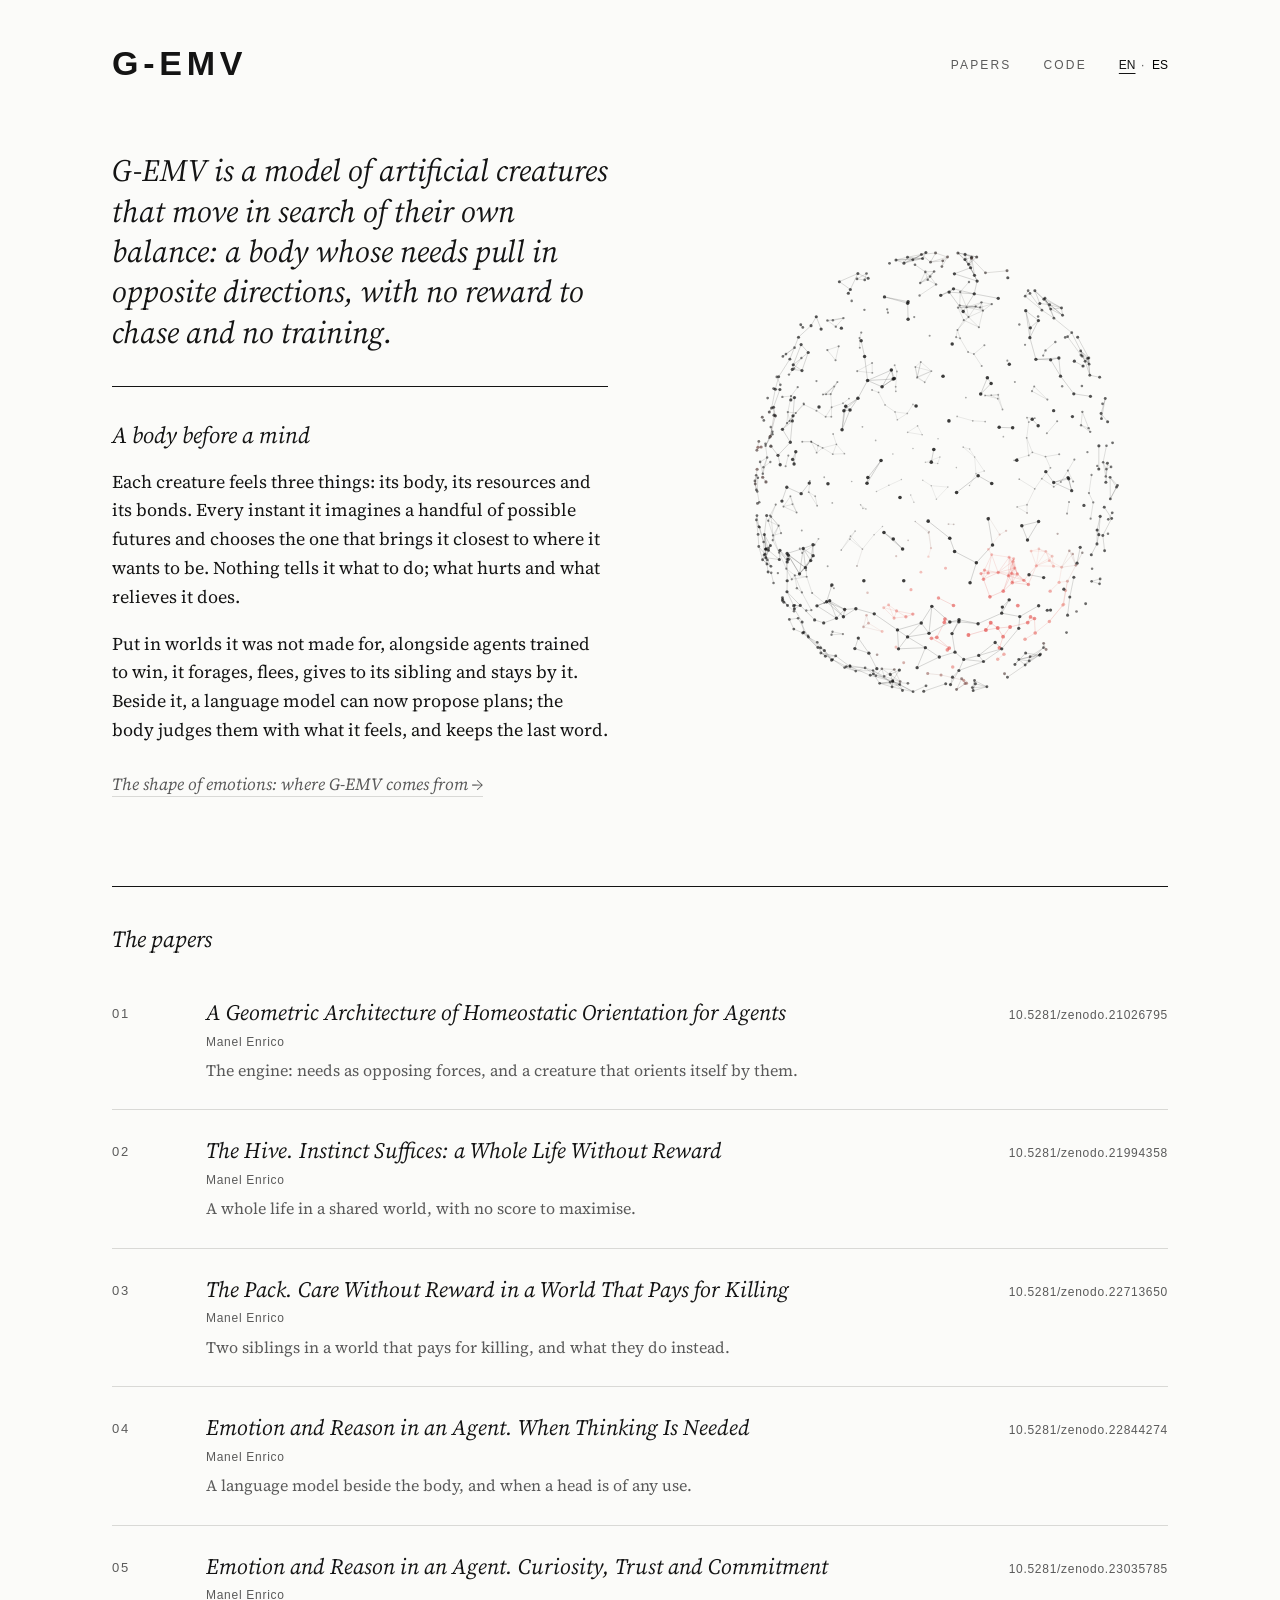
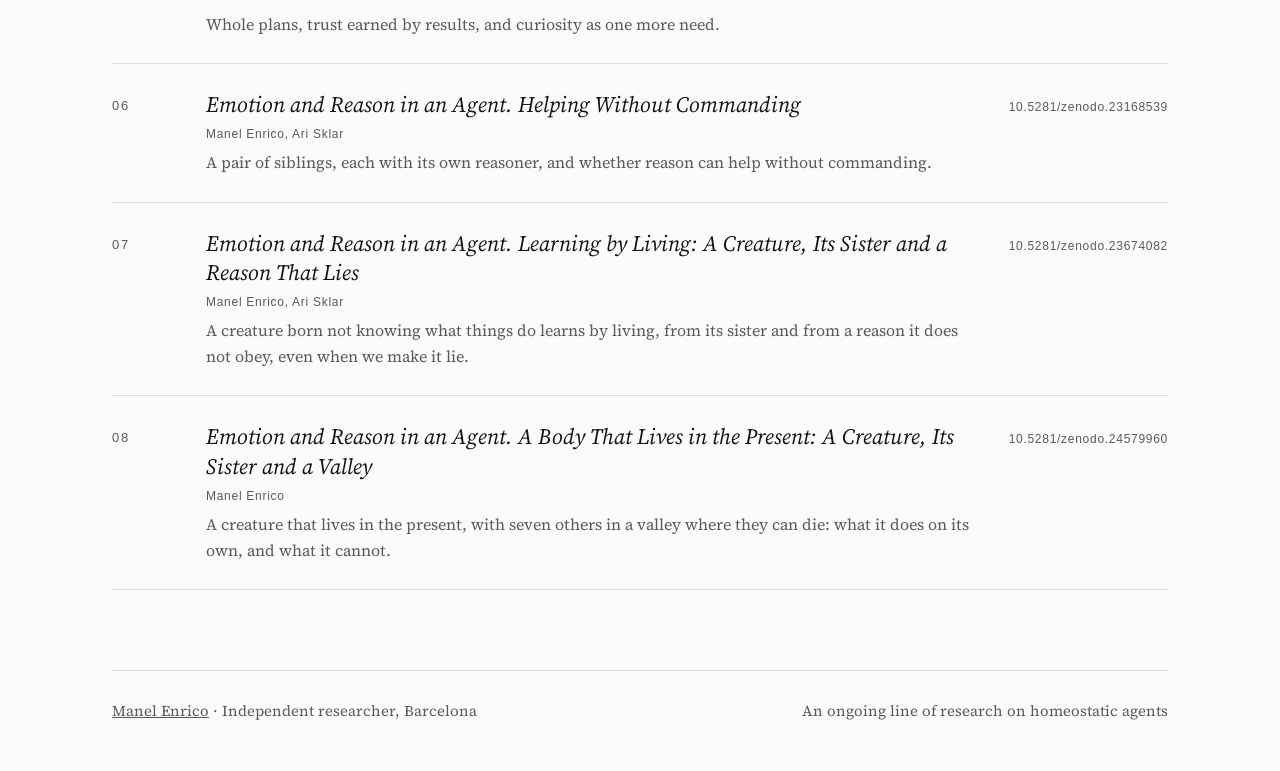
<file: index.html>
<!doctype html>
<html lang="en">
<head>
<meta charset="utf-8">
<meta name="viewport" content="width=device-width, initial-scale=1">
<link rel="icon" href="favicon.svg" type="image/svg+xml">
<link rel="icon" href="favicon-32.png" sizes="32x32" type="image/png">
<link rel="icon" href="favicon-16.png" sizes="16x16" type="image/png">
<link rel="apple-touch-icon" href="apple-touch-icon.png">
<title>G-EMV · homeostatic agents</title>
<link rel="canonical" href="https://manelenrico.com/">

<meta name="author" content="Manel Enrico">
<meta property="article:published_time" content="2026-11-27">
<meta property="og:type" content="website">
<meta property="og:site_name" content="G-EMV papers">
<meta property="og:title" content="G-EMV papers">
<meta property="og:description" content="G-EMV is a model of artificial creatures that move in search of their own balance: a body whose needs pull in opposite directions, with no reward to chase and no training.">
<meta property="og:image" content="https://manelenrico.com/img/card-eight.png">
<meta property="og:image:width" content="1200">
<meta property="og:image:height" content="630">
<meta property="og:image:alt" content="G-EMV: a sphere of points breathing, with red where it strains. A model of artificial creatures that move in search of their own balance.">
<meta property="og:url" content="https://manelenrico.com/">

<meta name="twitter:card" content="summary_large_image">
<meta name="twitter:title" content="G-EMV papers">
<meta name="twitter:description" content="G-EMV is a model of artificial creatures that move in search of their own balance: a body whose needs pull in opposite directions, with no reward to chase and no training.">
<meta name="twitter:image" content="https://manelenrico.com/img/card-eight.png">
<meta name="twitter:image:alt" content="G-EMV: a sphere of points breathing, with red where it strains. A model of artificial creatures that move in search of their own balance.">
<link rel="preconnect" href="https://fonts.googleapis.com">
<link rel="preconnect" href="https://fonts.gstatic.com" crossorigin>
<link href="https://fonts.googleapis.com/css2?family=Source+Serif+4:ital,opsz,wght@0,8..60,400;0,8..60,600;1,8..60,400&display=swap" rel="stylesheet">
<link rel="preconnect" href="https://fonts.googleapis.com">
<link rel="preconnect" href="https://fonts.gstatic.com" crossorigin>
<link href="https://fonts.googleapis.com/css2?family=Source+Serif+4:ital,opsz,wght@0,8..60,400;0,8..60,600;1,8..60,400&display=swap" rel="stylesheet">
<style>
  :root { --ink:#141414; --soft:#5a5a5a; --line:#d9d9d6; --bg:#fbfbf9; }
  * { box-sizing:border-box; }
  body { margin:0; background:var(--bg); color:var(--ink);
         font-family:"Source Serif 4", Georgia, serif; font-size:18px; line-height:1.6; }
  a { color:inherit; }
  .wrap { max-width:1120px; margin:0 auto; padding:0 32px; }
  header { display:flex; justify-content:space-between; align-items:center; padding:36px 0 20px; }
  .mark { font-family:-apple-system, "Helvetica Neue", Arial, sans-serif; font-weight:600;
          font-size:34px; letter-spacing:.14em; text-decoration:none; }
  nav a { font-family:-apple-system, "Helvetica Neue", Arial, sans-serif; font-size:12px;
          letter-spacing:.18em; text-transform:uppercase; text-decoration:none; margin-left:28px; color:var(--soft); }
  nav a:hover { color:var(--ink); }
  .hero { display:grid; grid-template-columns: 1fr 1fr; gap:64px; align-items:center; padding:40px 0 64px; }
  .lead { font-style:italic; font-size:31px; line-height:1.3; margin:0 0 34px; font-weight:400; }
  hr { border:0; border-top:1px solid var(--ink); margin:0 0 30px; }
  h2 { font-style:italic; font-weight:400; font-size:23px; margin:0 0 14px; }
  p { margin:0 0 18px; }
  #sphere { width:100%; aspect-ratio:1/1; display:block; }
  .papers { padding:24px 0 80px; }
  .papers > hr { margin-bottom:34px; }
  .paper { display:grid; grid-template-columns: 70px 1fr auto; gap:24px; padding:26px 0;
           border-bottom:1px solid var(--line); text-decoration:none; }
  .paper:hover .t { text-decoration:underline; text-underline-offset:4px; }
  .num { font-family:-apple-system, "Helvetica Neue", Arial, sans-serif; font-size:13px;
         letter-spacing:.14em; color:var(--soft); padding-top:6px; }
  .t { font-style:italic; font-size:22px; line-height:1.35; }
  .s { color:var(--soft); font-size:16px; margin-top:6px; }
  .doi { font-family:-apple-system, "Helvetica Neue", Arial, sans-serif; font-size:12px;
         letter-spacing:.06em; color:var(--soft); padding-top:8px; white-space:nowrap; }
  .au { font-family:-apple-system, "Helvetica Neue", Arial, sans-serif; font-size:12px; letter-spacing:.06em; color:var(--soft); margin-top:5px; }
  body.es .en, body:not(.es) .es { display:none; }
  .lang { cursor:pointer; background:none; border:0; padding:0; font:inherit; }
  .lang.on { color:var(--ink); text-decoration:underline; text-underline-offset:4px; }
  footer { border-top:1px solid var(--line); padding:28px 0 48px; color:var(--soft); font-size:15px;
           display:flex; justify-content:space-between; flex-wrap:wrap; gap:12px; }
  @media (max-width: 820px) {
    .wrap { padding:0 16px; }
    .hero { grid-template-columns:1fr; gap:24px; padding-top:16px; }
    .hero .viz { order:-1; max-width:420px; margin:0 auto; width:100%; }
    .lead { font-size:25px; }
    nav a { margin-left:14px; }
    .mark { font-size:26px; }
    .paper { grid-template-columns: 1fr; gap:6px; }
    .doi { padding-top:0; }
  }
  /* la forma de las emociones (WEB-60): el enlace discreto bajo la presentacion */
  .hero p.origin { margin:26px 0 0; font-style:italic; font-size:17px; color:var(--soft); }
  .hero p.origin a { text-decoration:none; border-bottom:1px solid var(--line); }
  .hero p.origin a:hover { color:var(--ink); border-bottom-color:var(--ink); }
  .hero p.origin a::after { content:" \2192"; }
  .hero p.origin .nw { white-space:nowrap; }
</style>
</head>
<body>
<div class="wrap">
  <header>
    <a class="mark" href="./">G-EMV</a>
    <nav>
      <a href="#papers"><span class="en">Papers</span><span class="es">Trabajos</span></a>
      <a href="https://github.com/Manelenrico/g-emv"><span class="en">Code</span><span class="es">Código</span></a>
      <a><button class="lang" data-l="en">EN</button> · <button class="lang" data-l="es">ES</button></a>
    </nav>
  </header>

  <section class="hero">
    <div>
      <p class="lead en">G-EMV is a model of artificial creatures that move in search of their own balance: a body whose needs pull in opposite directions, with no reward to chase and no training.</p>
      <p class="lead es">G-EMV es un modelo de criaturas artificiales que se mueven buscando su propio equilibrio: un cuerpo cuyas necesidades tiran en direcciones opuestas, sin premio que perseguir y sin entrenamiento.</p>
      <hr>
      <h2 class="en">A body before a mind</h2>
      <h2 class="es">Un cuerpo antes que una mente</h2>
      <p class="es">Cada criatura siente tres cosas: su cuerpo, sus recursos y sus vínculos. En cada instante imagina un puñado de futuros posibles y elige el que más la acerca a donde quiere estar. Nadie le dice qué hacer; se lo dicen lo que le duele y lo que la alivia.</p>
      <p class="es">Puesta en mundos que no se hicieron para ella, junto a agentes entrenados para ganar, busca comida, huye, le da a su hermano y se queda a su lado. Junto a ella hay ahora un modelo de lenguaje que puede proponerle planes; el cuerpo los juzga con lo que siente, y tiene la última palabra.</p>
      <p class="en">Each creature feels three things: its body, its resources and its bonds. Every instant it imagines a handful of possible futures and chooses the one that brings it closest to where it wants to be. Nothing tells it what to do; what hurts and what relieves it does.</p>
      <p class="en">Put in worlds it was not made for, alongside agents trained to win, it forages, flees, gives to its sibling and stays by it. Beside it, a language model can now propose plans; the body judges them with what it feels, and keeps the last word.</p>
      <p class="origin"><a href="shape/"><span class="en">The shape of emotions: where <span class="nw">G-EMV</span> comes from</span><span class="es">La forma de las emociones: de dónde viene <span class="nw">G-EMV</span></span></a></p>
    </div>
    <div class="viz"><canvas id="sphere" aria-label="A slowly breathing sphere of connected nodes"></canvas></div>
  </section>

  <section class="papers" id="papers">
    <hr>
    <h2 class="en">The papers</h2><h2 class="es">Los trabajos</h2>
    <a class="paper" href="engine/">
      <div class="num">01</div>
      <div><div class="t"><span class="en">A Geometric Architecture of Homeostatic Orientation for Agents</span><span class="es">Una arquitectura geométrica de orientación homeostática para agentes</span></div><div class="au">Manel Enrico</div>
        <div class="s en">The engine: needs as opposing forces, and a creature that orients itself by them.</div><div class="s es">El motor: las necesidades como fuerzas opuestas, y una criatura que se orienta por ellas.</div></div>
      <div class="doi">10.5281/zenodo.21026795</div>
    </a>
    <a class="paper" href="hive/">
      <div class="num">02</div>
      <div><div class="t"><span class="en">The Hive. Instinct Suffices: a Whole Life Without Reward</span><span class="es">La colmena. El instinto basta: una vida entera sin premio</span></div><div class="au">Manel Enrico</div>
        <div class="s en">A whole life in a shared world, with no score to maximise.</div><div class="s es">Una vida entera en un mundo compartido, sin marcador que maximizar.</div></div>
      <div class="doi">10.5281/zenodo.21994358</div>
    </a>
    <a class="paper" href="pack/">
      <div class="num">03</div>
      <div><div class="t"><span class="en">The Pack. Care Without Reward in a World That Pays for Killing</span><span class="es">La manada. Cuidado sin recompensa en un mundo que paga por matar</span></div><div class="au">Manel Enrico</div>
        <div class="s en">Two siblings in a world that pays for killing, and what they do instead.</div><div class="s es">Dos hermanos en un mundo que paga por matar, y lo que hacen en su lugar.</div></div>
      <div class="doi">10.5281/zenodo.22713650</div>
    </a>
    <a class="paper" href="thinking/">
      <div class="num">04</div>
      <div><div class="t"><span class="en">Emotion and Reason in an Agent. When Thinking Is Needed</span><span class="es">Emoción y razón en un agente. Cuándo hace falta pensar</span></div><div class="au">Manel Enrico</div>
        <div class="s en">A language model beside the body, and when a head is of any use.</div><div class="s es">Un modelo de lenguaje junto al cuerpo, y cuándo le sirve de algo una cabeza.</div></div>
      <div class="doi">10.5281/zenodo.22844274</div>
    </a>
    <a class="paper" href="curiosity/">
      <div class="num">05</div>
      <div><div class="t"><span class="en">Emotion and Reason in an Agent. Curiosity, Trust and Commitment</span><span class="es">Emoción y razón en un agente. Curiosidad, confianza y compromiso</span></div><div class="au">Manel Enrico</div>
        <div class="s en">Whole plans, trust earned by results, and curiosity as one more need.</div><div class="s es">Planes enteros, confianza ganada con resultados y la curiosidad como una necesidad más.</div></div>
      <div class="doi">10.5281/zenodo.23035785</div>
    </a>
    <a class="paper" href="helping/">
      <div class="num">06</div>
      <div><div class="t"><span class="en">Emotion and Reason in an Agent. Helping Without Commanding</span><span class="es">Emoción y razón en un agente. Ayudar sin mandar</span></div><div class="au">Manel Enrico, Ari Sklar</div>
        <div class="s en">A pair of siblings, each with its own reasoner, and whether reason can help without commanding.</div><div class="s es">Una pareja de hermanos, cada uno con su razonador, y si la razón puede ayudar sin mandar.</div></div>
      <div class="doi">10.5281/zenodo.23168539</div>
    </a>
    <a class="paper" href="learning/">
      <div class="num">07</div>
      <div><div class="t"><span class="en">Emotion and Reason in an Agent. Learning by Living: A Creature, Its Sister and a Reason That Lies</span><span class="es">Emoción y razón en un agente. Aprender viviendo: una criatura, su hermana y una razón que miente</span></div><div class="au">Manel Enrico, Ari Sklar</div>
        <div class="s en">A creature born not knowing what things do learns by living, from its sister and from a reason it does not obey, even when we make it lie.</div><div class="s es">Una criatura que nace sin saber qué hacen las cosas aprende viviendo, de su hermana y de una razón a la que no obedece, ni cuando la hacemos mentir.</div></div>
      <div class="doi">10.5281/zenodo.23674082</div>
    </a>
    <a class="paper" href="valley/">
      <div class="num">08</div>
      <div><div class="t"><span class="en">Emotion and Reason in an Agent. A Body That Lives in the Present: A Creature, Its Sister and a Valley</span><span class="es">Emoción y razón en un agente. Un cuerpo que vive el presente: una criatura, su hermana y un valle</span></div><div class="au">Manel Enrico</div>
        <div class="s en">A creature that lives in the present, with seven others in a valley where they can die: what it does on its own, and what it cannot.</div><div class="s es">Una criatura que vive el presente, con otras siete en un valle donde se puede morir: lo que hace sola, y lo que no le sale.</div></div>
      <div class="doi">10.5281/zenodo.24579960</div>
    </a>
  </section>

  <footer>
    <span><a href="https://orcid.org/0009-0008-1732-6310">Manel Enrico</a> · <span class="en">Independent researcher, Barcelona</span><span class="es">Investigador independiente, Barcelona</span></span>
    <span><span class="en">An ongoing line of research on homeostatic agents</span><span class="es">Una línea de investigación sobre agentes homeostáticos, en marcha</span></span>
  </footer>
</div>

<script>
(function () {
  function setLang(l) {
    document.body.classList.toggle('es', l === 'es');
    document.documentElement.lang = l;
    document.querySelectorAll('.lang').forEach(b => b.classList.toggle('on', b.dataset.l === l));
    try { localStorage.setItem('gemv-lang', l); } catch (e) {}
  }
  let l = 'en';
  try { l = localStorage.getItem('gemv-lang') || ((navigator.language || '').startsWith('es') ? 'es' : 'en'); } catch (e) {}
  setLang(l);
  document.querySelectorAll('.lang').forEach(b => b.addEventListener('click', () => setLang(b.dataset.l)));
})();
(function () {
  const cv = document.getElementById('sphere');
  const ctx = cv.getContext('2d');
  const reduce = window.matchMedia('(prefers-reduced-motion: reduce)').matches;
  // ── la esfera reacciona al tocarla (WEB-56): los numeros ajustables, todos aqui ──
  const RADIO_ZONA = 0.46;      // radio de la zona que reacciona, como parte del radio de la esfera en pantalla (0.46 = un 46 %)
  const FUERZA_CARICIA = 0.14;  // caricia: que parte del camino hacia el cursor recorren los puntos de la zona (0.14 = un 14 %, el centro; menos hacia el borde)
  const PROFUNDIDAD_GOLPE = 0.12; // golpe: cuanto se hunden hacia dentro los puntos del centro de la zona, como parte de su radio (0.12 = un 12 %) por cada golpe
  const TOPE_GOLPES = 2.4;      // tope de acumulacion: los golpes seguidos suman hasta este valor (1 = un golpe entero; 2.4 = unos cinco golpes seguidos, con lo que se deshace entre uno y otro)
  const EXPANSION_ENTRADA = 0.04; // aviso al entrar el raton (solo ordenador): toda la esfera se expande esta parte de su tamano (0.04 = un 4 %) y vuelve sola; una vez por entrada
  const EXPANSION_SUBE_S = 0.4; // aviso: cuanto tarda en expandirse, en segundos
  const EXPANSION_BAJA_S = 1.5; // aviso: cuanto tarda en volver a su tamano, en segundos
  const AVISOS_MAX = 2;         // aviso: cuantas veces como mucho (las primeras entradas del raton); el primer clic lo apaga del todo
  const REARME_S = 30;          // aviso: tras estos segundos sin mover el raton sobre la esfera y sin clics, vuelve a estar disponible AVISOS_MAX veces
  const VUELTA_S = 3.5;         // tiempo de vuelta a la calma, en segundos, al dejar de tocar (posicion y color)
  const HUNDIMIENTO_S = 0.35;   // golpe: cuanto tarda en llegar a lo mas hondo, en segundos; la bajada empieza rapida y frena al llegar (sin rebote); el rojo va al mismo ritmo
  const ROJO_GOLPE = 0.55;      // intensidad del rojo por golpe (0 = sin rojo; 1 = el rojo vivo de la esfera con un solo golpe)
  const ENTRADA_S = 0.18;       // cuanto tarda la caricia en seguir al cursor, en segundos (suavidad de entrada)
  const TOQUE_MAX_PX = 12, TOQUE_MAX_MS = 350; // en movil, un toque es un golpe solo si el dedo no se mueve mas de esto ni esta mas tiempo: arrastrar es desplazar la pagina
  // points on a sphere (Fibonacci)
  let seed = 7; const rnd = () => (seed = (seed * 16807) % 2147483647) / 2147483647;
  const N = 760, pts = [];
  for (let i = 0; i < N; i++) {
    // random points on the sphere, a little thickness: organic, not a lattice
    const u = rnd() * 2 - 1, th = rnd() * Math.PI * 2, r = Math.sqrt(1 - u * u);
    const s = 0.97 + rnd() * 0.05;
    pts.push([Math.cos(th) * r * s, u * s, Math.sin(th) * r * s]);
  }
  // links to near neighbours, computed once
  const links = [];
  for (let i = 0; i < N; i++) for (let j = i + 1; j < N; j++) {
    const dx = pts[i][0]-pts[j][0], dy = pts[i][1]-pts[j][1], dz = pts[i][2]-pts[j][2];
    if (dx*dx + dy*dy + dz*dz < 0.0135) links.push([i, j]);
  }
  let W = 0, H = 0, dpr = 1;
  function size() {
    dpr = Math.min(window.devicePixelRatio || 1, 2);
    W = cv.clientWidth; H = cv.clientHeight;
    cv.width = W * dpr; cv.height = H * dpr;
    ctx.setTransform(dpr, 0, 0, dpr, 0, 0);
  }
  window.addEventListener('resize', size); size();
  const proj = new Array(N), strain = new Float32Array(N);
  // estado de la reaccion: hundimiento acumulado por golpes (3D, radial; `golpeObj` es a donde va, `golpe` lo que se ve, que lo sigue cediendo) y desplazamiento de la caricia (en pantalla, px)
  const golpe = new Float32Array(N), golpeObj = new Float32Array(N), carX = new Float32Array(N), carY = new Float32Array(N);
  let raton = null, hayReaccion = false, toque = null, tPrev = 0;
  let avisoT0 = -1, avisoHecho = false;                                 // el aviso: cuando empezo y si ya se hizo en esta entrada del raton
  let avisosHechos = 0, avisoApagado = false, ultimaActividad = performance.now() / 1000;   // cuantos avisos van, si un clic lo apago, y la ultima vez que hubo raton o clic (para el rearme)
  const posEn = ev => { const b = cv.getBoundingClientRect(); return [ev.clientX - b.left, ev.clientY - b.top]; };
  function golpea(mx, my) {
    avisoT0 = -1; avisoApagado = true; ultimaActividad = performance.now() / 1000;   // un clic cancela la expansion al instante y apaga el aviso: nunca expansion y hundimiento a la vez
    const rz = Math.min(W, H) * 0.36 * RADIO_ZONA;
    for (let i = 0; i < N; i++) {
      const q = proj[i]; if (!q || q[2] > 0.25) continue;                // solo la cara de delante
      const d = Math.hypot(q[0] - mx, q[1] - my); if (d >= rz) continue;
      const f = 1 - d / rz; golpeObj[i] = Math.min(TOPE_GOLPES, golpeObj[i] + f * f);   // los golpes seguidos se acumulan, hasta el tope
    }
    hayReaccion = true;
  }
  if (!reduce) {
    cv.addEventListener('pointermove', ev => { if (ev.pointerType === 'mouse') { raton = posEn(ev); hayReaccion = true; ultimaActividad = performance.now() / 1000; } });
    cv.addEventListener('pointerenter', ev => {
      if (ev.pointerType !== 'mouse' || avisoHecho) return;
      avisoHecho = true; ultimaActividad = performance.now() / 1000;
      if (!avisoApagado && avisosHechos < AVISOS_MAX) { avisosHechos++; avisoT0 = performance.now() / 1000; hayReaccion = true; }
    });
    cv.addEventListener('pointerleave', () => { raton = null; avisoHecho = false; });
    cv.addEventListener('pointerdown', ev => {
      if (ev.pointerType === 'mouse') { const [mx, my] = posEn(ev); golpea(mx, my); }
      else toque = { x: ev.clientX, y: ev.clientY, t: performance.now(), id: ev.pointerId };   // el dedo: se decide al levantarlo
    });
    cv.addEventListener('pointerup', ev => {
      if (toque && ev.pointerId === toque.id && Math.hypot(ev.clientX - toque.x, ev.clientY - toque.y) <= TOQUE_MAX_PX && performance.now() - toque.t <= TOQUE_MAX_MS) { const [mx, my] = posEn(ev); golpea(mx, my); }
      toque = null;
    });
    cv.addEventListener('pointercancel', () => { toque = null; });
  }
  // ink when calm, a warm red when strained
  // ink -> pale red -> vivid red
  const mix = (e, a) => {
    let r, g, b;
    if (e < 0.4) { const u = e / 0.4; r = 20 + 215 * u; g = 20 + 130 * u; b = 20 + 120 * u; }
    else { const u = (e - 0.4) / 0.6; r = 235 - 15 * u; g = 150 - 125 * u; b = 140 - 115 * u; }
    return 'rgba(' + Math.round(r) + ',' + Math.round(g) + ',' + Math.round(b) + ',' + a.toFixed(3) + ')';
  };
  function frame(ms) {
    const t = ms / 1000; const dt = Math.min(0.1, Math.max(0, t - tPrev)); tPrev = t;
    // vuelta a la calma: lo acumulado por los golpes se deshace solo (al 5 % en VUELTA_S)
    const des = Math.exp(-3 * dt / VUELTA_S);
    // y lo que se ve cede hacia lo acumulado con una curva que empieza rapida y frena (al 95 % en HUNDIMIENTO_S), sin rebote
    const cede = 1 - Math.exp(-3 * dt / HUNDIMIENTO_S);
    if (hayReaccion) { let vivo = raton !== null; for (let i = 0; i < N; i++) { golpeObj[i] *= des; golpe[i] += (golpeObj[i] - golpe[i]) * cede; if (golpeObj[i] > 0.002 || golpe[i] > 0.002 || Math.abs(carX[i]) + Math.abs(carY[i]) > 0.02 || avisoT0 >= 0) vivo = true; else { golpeObj[i] = 0; golpe[i] = 0; carX[i] = 0; carY[i] = 0; } } hayReaccion = vivo; }
    // el aviso al entrar: sube en EXPANSION_SUBE_S (rapido al principio, frena al llegar) y baja en EXPANSION_BAJA_S, suave
    if (avisoT0 < 0 && (avisosHechos > 0 || avisoApagado) && t - ultimaActividad > REARME_S) { avisosHechos = 0; avisoApagado = false; }   // el rearme
    let aviso = 0;
    if (avisoT0 >= 0) {
      const u = t - avisoT0;
      if (u < EXPANSION_SUBE_S) { const v = u / EXPANSION_SUBE_S; aviso = 1 - (1 - v) * (1 - v); }
      else if (u < EXPANSION_SUBE_S + EXPANSION_BAJA_S) { const v = (u - EXPANSION_SUBE_S) / EXPANSION_BAJA_S; aviso = 1 - v * v * (3 - 2 * v); }
      else avisoT0 = -1;
      hayReaccion = true;
    }
    const kAviso = 1 + EXPANSION_ENTRADA * aviso;
    ctx.clearRect(0, 0, W, H);
    const R = Math.min(W, H) * 0.36, cx = W / 2, cy = H / 2;
    const a = t * 0.12, b = 0.35 + Math.sin(t * 0.07) * 0.15;
    const ca = Math.cos(a), sa = Math.sin(a), cb = Math.cos(b), sb = Math.sin(b);
    for (let i = 0; i < N; i++) {
      const [x, y, z] = pts[i];
      // slow breathing deformation: the body away from and back to its shape
      // every so often the body is pushed further from its shape, then returns
      const push = 1 + 0.45 * Math.pow(Math.max(0, Math.sin(t * 0.11)), 3);
      const dv = push * (0.10 * Math.sin(1.7 * x + t * 0.55)
                  + 0.08 * Math.sin(2.3 * y - t * 0.43)
                  + 0.06 * Math.sin(2.9 * z + t * 0.31));
      const k = 1 + dv + 0.03 * Math.sin(t * 0.9);
      // how far this point is from its balance, beyond the usual: 0 calm, 1 strained
      const e0 = Math.min(1, Math.max(0, (Math.abs(dv) - 0.12) / 0.15));
      strain[i] = Math.min(1, e0 * e0 * (3 - 2 * e0) + ROJO_GOLPE * golpe[i]);    // el golpe tiñe de rojo como la tension
      const kg = k * kAviso * (1 - PROFUNDIDAD_GOLPE * golpe[i]);                     // el aviso expande; el golpe hunde hacia dentro
      let X = x * kg, Y = y * kg, Z = z * kg;
      let X1 = X * ca + Z * sa, Z1 = -X * sa + Z * ca;
      let Y1 = Y * cb - Z1 * sb, Z2 = Y * sb + Z1 * cb;
      const p = 3.2 / (3.2 + Z2);
      proj[i] = [cx + X1 * R * p, cy + Y1 * R * p, Z2];
    }
    if (hayReaccion) {
      // la caricia: los puntos de la zona se acercan un poco al cursor; al irse, vuelven en VUELTA_S
      const rz = R * RADIO_ZONA, aIn = Math.min(1, dt / ENTRADA_S), aOut = 1 - des;
      for (let i = 0; i < N; i++) {
        let tx = 0, ty = 0;
        if (raton && proj[i][2] <= 0.25) { const dx = raton[0] - proj[i][0], dy = raton[1] - proj[i][1], d = Math.hypot(dx, dy); if (d < rz) { const f = 1 - d / rz; tx = FUERZA_CARICIA * f * f * dx; ty = FUERZA_CARICIA * f * f * dy; } }
        const a = (tx || ty) ? aIn : aOut; carX[i] += (tx - carX[i]) * a; carY[i] += (ty - carY[i]) * a;
        proj[i][0] += carX[i]; proj[i][1] += carY[i];
      }
    }
    ctx.lineWidth = 0.6;
    for (const [i, j] of links) {
      const zi = (proj[i][2] + proj[j][2]) / 2;
      const el = (strain[i] + strain[j]) / 2;
      ctx.strokeStyle = mix(el, 0.10 + 0.22 * (1 - (zi + 1.2) / 2.4) + 0.2 * el);
      ctx.beginPath(); ctx.moveTo(proj[i][0], proj[i][1]); ctx.lineTo(proj[j][0], proj[j][1]); ctx.stroke();
    }
    for (let i = 0; i < N; i++) {
      const z = proj[i][2], near = 1 - (z + 1.2) / 2.4;
      const e = strain[i];
      ctx.fillStyle = mix(e, Math.min(1, 0.25 + 0.65 * near + 0.25 * e));
      ctx.beginPath(); ctx.arc(proj[i][0], proj[i][1], 0.7 + 1.2 * near + 1.1 * e, 0, Math.PI * 2); ctx.fill();
    }
    if (!reduce) requestAnimationFrame(frame);
  }
  requestAnimationFrame(frame);
})();
</script>
<script data-goatcounter="https://gemv.goatcounter.com/count" async src="//gc.zgo.at/count.js"></script>
</body>
</html>
</file>
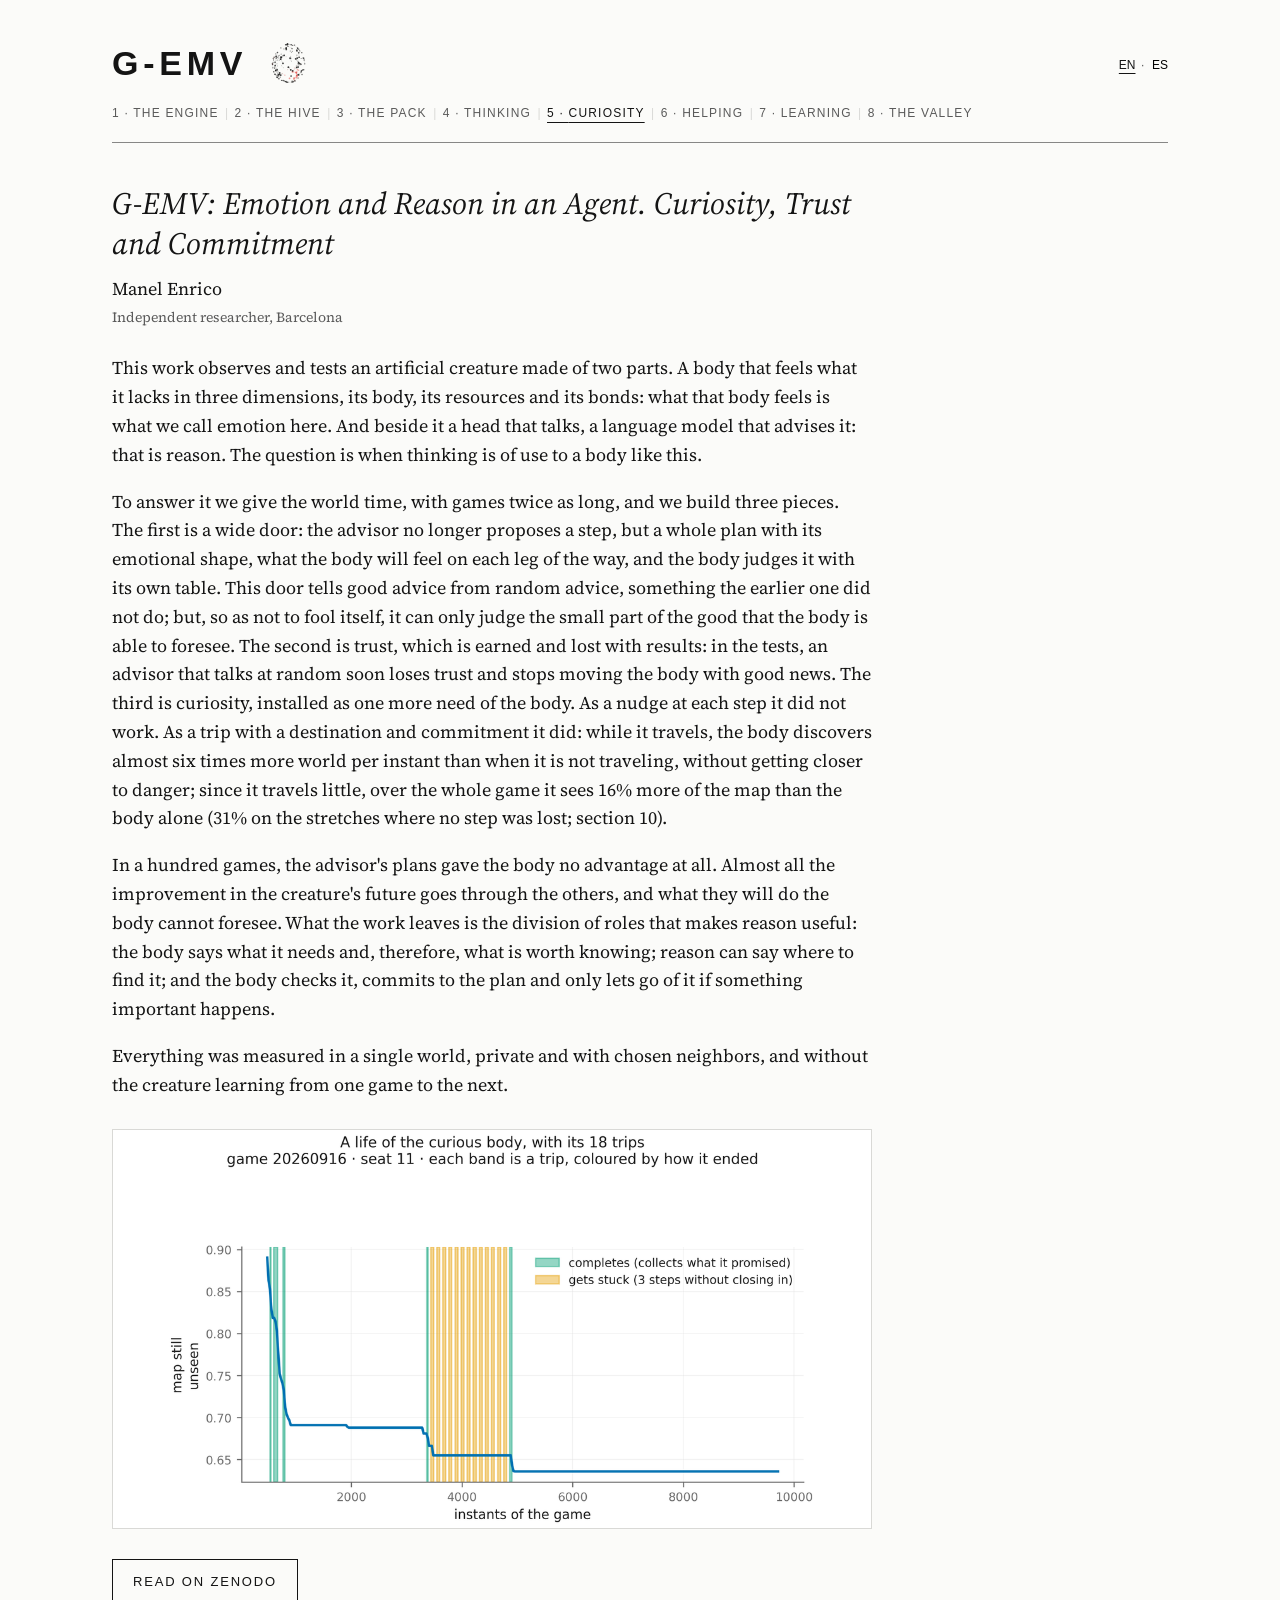
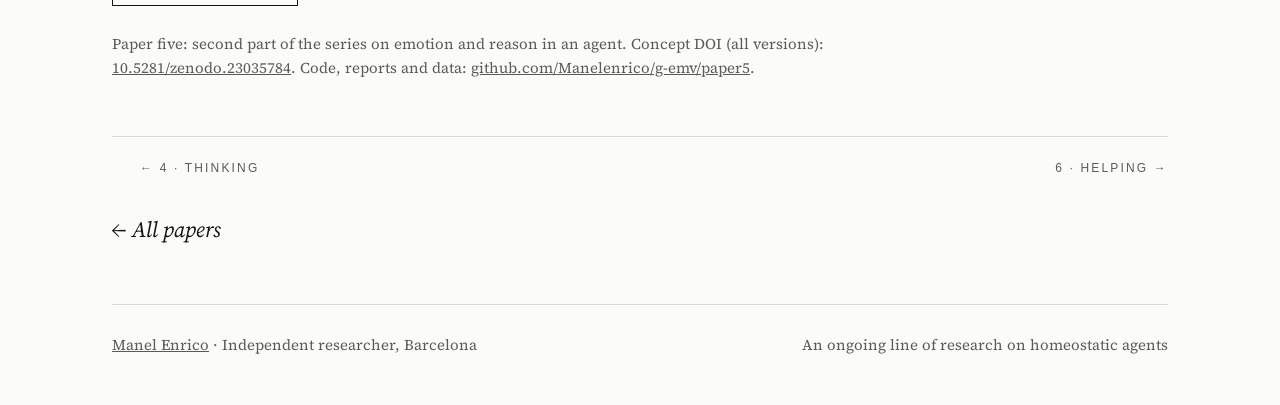
<file: curiosity/index.html>
<!DOCTYPE html>
<html lang="en">
<head>
<meta charset="utf-8">
<meta name="viewport" content="width=device-width, initial-scale=1">
<link rel="icon" href="../favicon.svg" type="image/svg+xml">
<link rel="icon" href="../favicon-32.png" sizes="32x32" type="image/png">
<link rel="icon" href="../favicon-16.png" sizes="16x16" type="image/png">
<link rel="apple-touch-icon" href="../apple-touch-icon.png">
<title>G-EMV: Emotion and Reason in an Agent. Curiosity, Trust and Commitment</title>
<link rel="canonical" href="https://doi.org/10.5281/zenodo.23035785">

<meta property="og:type" content="article">
<meta property="og:site_name" content="G-EMV papers">
<meta property="og:title" content="G-EMV: Emotion and Reason in an Agent. Curiosity, Trust and Commitment">
<meta property="og:description" content="This work observes and tests an artificial creature made of two parts. A body that feels what it lacks in three dimensions, its body, its resources and its bonds: what that body feels is what we call emotion here. And beside it a head that talks, a language model that advises it: that is reason. The question is when thinking is of use to a body like this.">
<meta property="og:image" content="https://manelenrico.com/img/curiosity-card.png">
<meta property="og:image:width" content="1200">
<meta property="og:image:height" content="630">
<meta property="og:image:alt" content="A life of the curious body with the eighteen trips it set out on: the blue line is the part of the map it still has to see; each band is a trip, green if completed, orange if it got stuck. After instant 5,000 no more trips are born.">
<meta property="og:url" content="https://manelenrico.com/curiosity/">

<meta name="twitter:card" content="summary_large_image">
<meta name="twitter:title" content="G-EMV: Emotion and Reason in an Agent. Curiosity, Trust and Commitment">
<meta name="twitter:description" content="This work observes and tests an artificial creature made of two parts. A body that feels what it lacks in three dimensions, its body, its resources and its bonds: what that body feels is what we call emotion here. And beside it a head that talks, a language model that advises it: that is reason. The question is when thinking is of use to a body like this.">
<meta name="twitter:image" content="https://manelenrico.com/img/curiosity-card.png">

<link rel="preconnect" href="https://fonts.googleapis.com">
<link rel="preconnect" href="https://fonts.gstatic.com" crossorigin>
<link href="https://fonts.googleapis.com/css2?family=Source+Serif+4:ital,opsz,wght@0,8..60,400;0,8..60,600;1,8..60,400&display=swap" rel="stylesheet">
<link rel="stylesheet" href="../css/site.css">
</head>
<body>
<div class="wrap">
<header class="head-paper">
  <a class="mark" href="../">G-EMV</a>
  <canvas id="sphere-mini" class="mini" aria-label="A small breathing sphere of points"></canvas>
  <nav><a><button class="lang" data-l="en">EN</button> · <button class="lang" data-l="es">ES</button></a></nav>
</header>
<nav class="crumbs"><a href="../engine/">1 &middot; <span class="en">The engine</span><span class="es">El motor</span></a><span class="bar">|</span><a href="../hive/">2 &middot; <span class="en">The Hive</span><span class="es">La colmena</span></a><span class="bar">|</span><a href="../pack/">3 &middot; <span class="en">The Pack</span><span class="es">La manada</span></a><span class="bar">|</span><a href="../thinking/">4 &middot; <span class="en">Thinking</span><span class="es">Pensar</span></a><span class="bar">|</span><span class="here">5 &middot; <span class="en">Curiosity</span><span class="es">Curiosidad</span></span><span class="bar">|</span><a href="../helping/">6 &middot; <span class="en">Helping</span><span class="es">Ayudar</span></a><span class="bar">|</span><a href="../learning/">7 &middot; <span class="en">Learning</span><span class="es">Aprender</span></a><span class="bar">|</span><a href="../valley/">8 &middot; <span class="en">The Valley</span><span class="es">El valle</span></a></nav>
<article>
<h1><span class="en">G-EMV: Emotion and Reason in an Agent. Curiosity, Trust and Commitment</span><span class="es">G-EMV: emoción y razón en un agente. Curiosidad, confianza y compromiso</span></h1>
<p class="byline"><a href="https://orcid.org/0009-0008-1732-6310">Manel Enrico</a></p>
<p class="affil"><span class="en">Independent researcher, Barcelona</span><span class="es">Investigador independiente, Barcelona</span></p>
<p class="lede en">This work observes and tests an artificial creature made of two parts. A body that feels what it lacks in three dimensions, its body, its resources and its bonds: what that body feels is what we call emotion here. And beside it a head that talks, a language model that advises it: that is reason. The question is when thinking is of use to a body like this.</p><p class="lede es">Este trabajo observa y pone a prueba a una criatura artificial hecha de dos partes. Un cuerpo que siente lo que le falta en tres dimensiones, su cuerpo, sus recursos y sus vínculos: lo que ese cuerpo siente es lo que aquí llamamos emoción. Y a su lado una cabeza que habla, un modelo de lenguaje que le aconseja: eso es la razón. La pregunta es cuándo le sirve pensar a un cuerpo así.</p><p class="en">To answer it we give the world time, with games twice as long, and we build three pieces. The first is a wide door: the advisor no longer proposes a step, but a whole plan with its emotional shape, what the body will feel on each leg of the way, and the body judges it with its own table. This door tells good advice from random advice, something the earlier one did not do; but, so as not to fool itself, it can only judge the small part of the good that the body is able to foresee. The second is trust, which is earned and lost with results: in the tests, an advisor that talks at random soon loses trust and stops moving the body with good news. The third is curiosity, installed as one more need of the body. As a nudge at each step it did not work. As a trip with a destination and commitment it did: while it travels, the body discovers almost six times more world per instant than when it is not traveling, without getting closer to danger; since it travels little, over the whole game it sees 16% more of the map than the body alone (31% on the stretches where no step was lost; section 10).</p><p class="es">Para responderla le damos tiempo al mundo, con partidas el doble de largas, y construimos tres piezas. La primera es una puerta ancha: el consejero ya no propone un paso, sino un plan entero con su forma emocional, lo que el cuerpo irá sintiendo en cada tramo del camino, y el cuerpo lo juzga con su propia tabla. Esa puerta distingue un consejo bueno de uno al azar, cosa que la anterior no hacía; pero, para no engañarse, solo puede juzgar la pequeña parte de lo bueno que el cuerpo es capaz de prever. La segunda es la confianza, que se gana y se pierde con resultados: en las pruebas, un consejero que habla al azar pierde pronto la confianza y deja de mover al cuerpo con buenas noticias. La tercera es la curiosidad, instalada como una necesidad más del cuerpo. Como empujón en cada paso no funcionó. Como viaje con destino y compromiso sí: mientras viaja, el cuerpo descubre casi seis veces más mundo por instante que cuando no viaja, sin acercarse al peligro; como viaja poco, en toda la partida ve un dieciséis por ciento más de mapa que el cuerpo solo (un treinta y uno por ciento en los tramos en que no se perdió ningún paso; sección 10).</p><p class="en">In a hundred games, the advisor&#x27;s plans gave the body no advantage at all. Almost all the improvement in the creature&#x27;s future goes through the others, and what they will do the body cannot foresee. What the work leaves is the division of roles that makes reason useful: the body says what it needs and, therefore, what is worth knowing; reason can say where to find it; and the body checks it, commits to the plan and only lets go of it if something important happens.</p><p class="es">En cien partidas, los planes del consejero no le dieron ninguna ventaja al cuerpo. Casi toda la mejora del futuro de la criatura pasa por los otros, y lo que ellos harán el cuerpo no lo puede prever. Lo que el trabajo deja es el reparto que hace útil a la razón: el cuerpo dice qué necesita y, por tanto, qué vale la pena saber; la razón puede decir dónde encontrarlo; y el cuerpo lo comprueba, se compromete con el plan y solo lo suelta si pasa algo importante.</p><p class="en">Everything was measured in a single world, private and with chosen neighbors, and without the creature learning from one game to the next.</p><p class="es">Todo se midió en un solo mundo, privado y con vecinos elegidos, y sin que la criatura aprenda de una partida a otra.</p>
<img src="../img/curiosity-card.png" alt="A life of the curious body with the eighteen trips it set out on: the blue line is the part of the map it still has to see; each band is a trip, green if completed, orange if it got stuck. After instant 5,000 no more trips are born.">
<p class="ctas"><a class="cta" href="https://doi.org/10.5281/zenodo.23035785"><span class="en">Read on Zenodo</span><span class="es">Leer en Zenodo</span></a><a class="cta es" href="https://github.com/Manelenrico/g-emv/blob/main/paper5/GEMV_paper5_ES.pdf">Leer en español (PDF)</a></p>
<p class="note en">Paper five: second part of the series on emotion and reason in an agent. Concept DOI (all versions): <a href="https://doi.org/10.5281/zenodo.23035784">10.5281/zenodo.23035784</a>. Code, reports and data: <a href="https://github.com/Manelenrico/g-emv/tree/main/paper5">github.com/Manelenrico/g-emv/paper5</a>.</p><p class="note es">Trabajo cinco: segunda parte de la serie sobre emoción y razón en un agente. DOI de concepto (todas las versiones): <a href="https://doi.org/10.5281/zenodo.23035784">10.5281/zenodo.23035784</a>. Código, informes y datos: <a href="https://github.com/Manelenrico/g-emv/tree/main/paper5">github.com/Manelenrico/g-emv/paper5</a>.</p>
</article>
<nav class="pager"><a class="prev" href="../thinking/">&larr; 4 &middot; <span class="en">Thinking</span><span class="es">Pensar</span></a><a class="next" href="../helping/">6 &middot; <span class="en">Helping</span><span class="es">Ayudar</span> &rarr;</a></nav>
<p class="all"><a href="../">&larr; <span class="en">All papers</span><span class="es">Todos los trabajos</span></a></p>
<footer>
  <span><a href="https://orcid.org/0009-0008-1732-6310">Manel Enrico</a> · <span class="en">Independent researcher, Barcelona</span><span class="es">Investigador independiente, Barcelona</span></span>
  <span><span class="en">An ongoing line of research on homeostatic agents</span><span class="es">Una línea de investigación sobre agentes homeostáticos, en marcha</span></span>
</footer>
</div>
<script>
(function () {
  function setLang(l) {
    document.body.classList.toggle('es', l === 'es');
    document.documentElement.lang = l;
    document.querySelectorAll('.lang').forEach(b => b.classList.toggle('on', b.dataset.l === l));
    try { localStorage.setItem('gemv-lang', l); } catch (e) {}
  }
  let l = 'en';
  try { l = localStorage.getItem('gemv-lang') || ((navigator.language || '').startsWith('es') ? 'es' : 'en'); } catch (e) {}
  setLang(l);
  document.querySelectorAll('.lang').forEach(b => b.addEventListener('click', () => setLang(b.dataset.l)));
})();
</script>
<script src="../js/sphere.js"></script>
<script data-goatcounter="https://gemv.goatcounter.com/count" async src="//gc.zgo.at/count.js"></script>
</body>
</html>
</file>
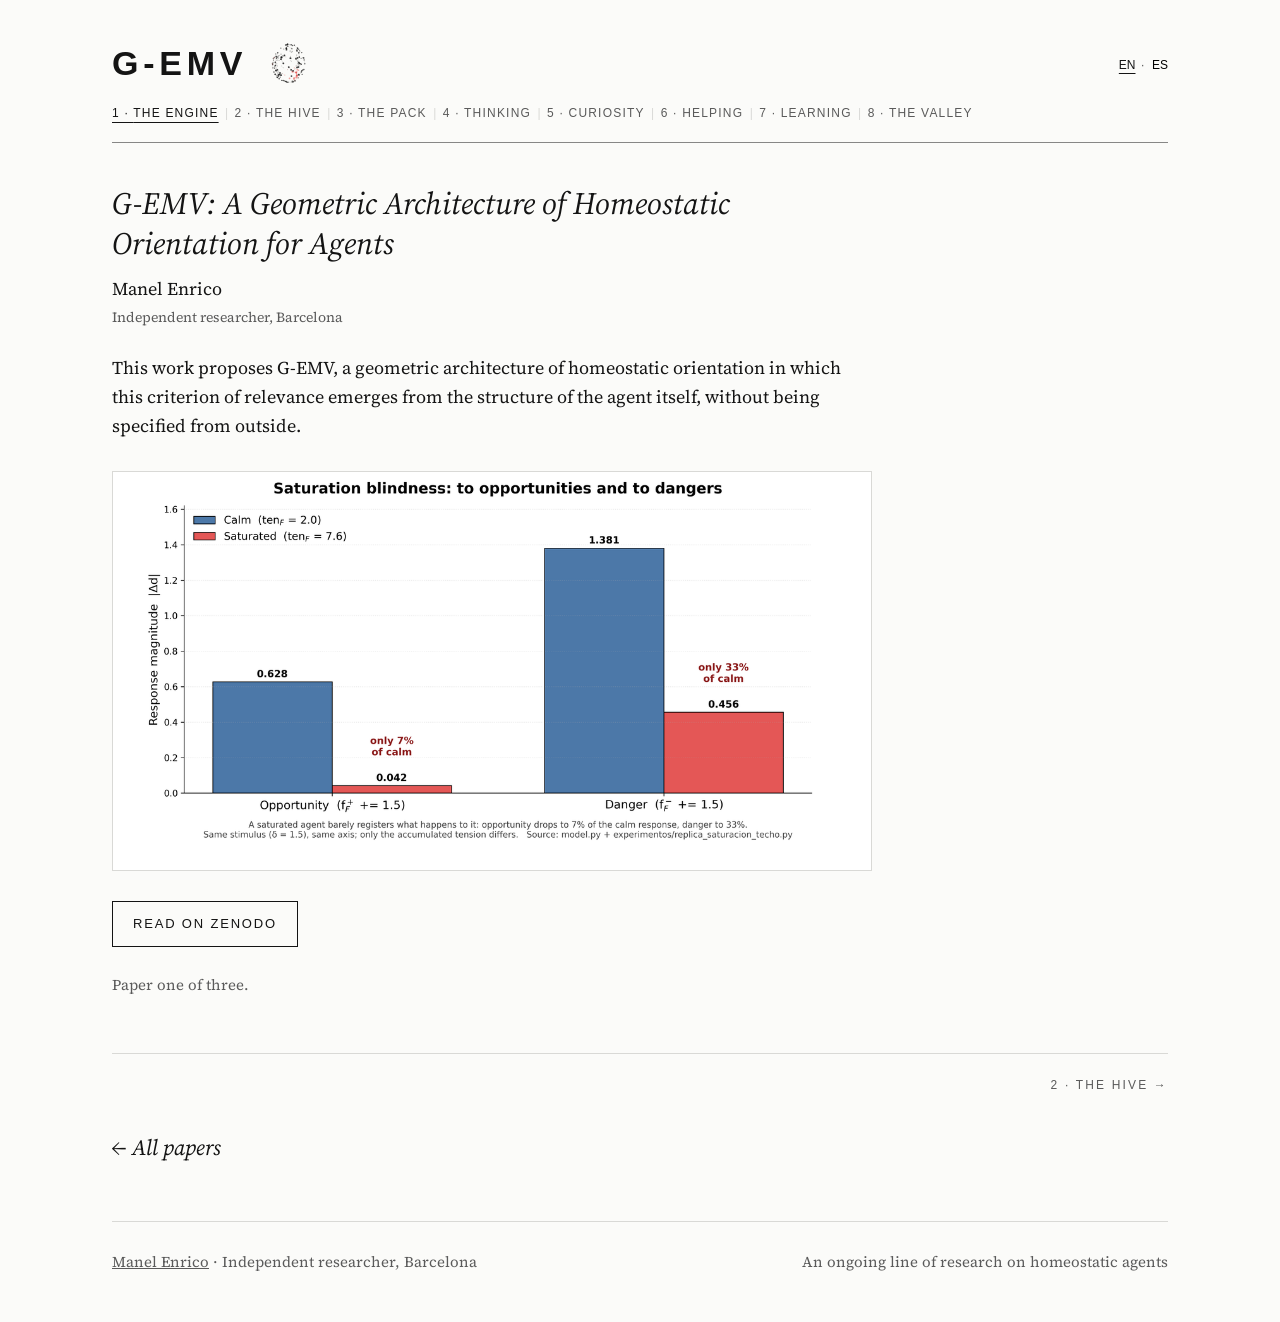
<file: engine/index.html>
<!DOCTYPE html>
<html lang="en">
<head>
<meta charset="utf-8">
<meta name="viewport" content="width=device-width, initial-scale=1">
<link rel="icon" href="../favicon.svg" type="image/svg+xml">
<link rel="icon" href="../favicon-32.png" sizes="32x32" type="image/png">
<link rel="icon" href="../favicon-16.png" sizes="16x16" type="image/png">
<link rel="apple-touch-icon" href="../apple-touch-icon.png">
<title>G-EMV: A Geometric Architecture of Homeostatic Orientation for Agents</title>
<link rel="canonical" href="https://doi.org/10.5281/zenodo.21026795">

<meta property="og:type" content="article">
<meta property="og:site_name" content="G-EMV papers">
<meta property="og:title" content="G-EMV: A Geometric Architecture of Homeostatic Orientation for Agents">
<meta property="og:description" content="This work proposes G-EMV, a geometric architecture of homeostatic orientation in which this criterion of relevance emerges from the structure of the agent itself, without being specified from outside.">
<meta property="og:image" content="https://manelenrico.com/img/engine.png">
<meta property="og:image:width" content="1200">
<meta property="og:image:height" content="630">
<meta property="og:image:alt" content="Bar chart: saturation blindness, calm versus saturated response to opportunity and danger.">
<meta property="og:url" content="https://manelenrico.com/engine/">

<meta name="twitter:card" content="summary_large_image">
<meta name="twitter:title" content="G-EMV: A Geometric Architecture of Homeostatic Orientation for Agents">
<meta name="twitter:description" content="This work proposes G-EMV, a geometric architecture of homeostatic orientation in which this criterion of relevance emerges from the structure of the agent itself, without being specified from outside.">
<meta name="twitter:image" content="https://manelenrico.com/img/engine.png">

<link rel="preconnect" href="https://fonts.googleapis.com">
<link rel="preconnect" href="https://fonts.gstatic.com" crossorigin>
<link href="https://fonts.googleapis.com/css2?family=Source+Serif+4:ital,opsz,wght@0,8..60,400;0,8..60,600;1,8..60,400&display=swap" rel="stylesheet">
<link rel="stylesheet" href="../css/site.css">
</head>
<body>
<div class="wrap">
<header class="head-paper">
  <a class="mark" href="../">G-EMV</a>
  <canvas id="sphere-mini" class="mini" aria-label="A small breathing sphere of points"></canvas>
  <nav><a><button class="lang" data-l="en">EN</button> · <button class="lang" data-l="es">ES</button></a></nav>
</header>
<nav class="crumbs"><span class="here">1 &middot; <span class="en">The engine</span><span class="es">El motor</span></span><span class="bar">|</span><a href="../hive/">2 &middot; <span class="en">The Hive</span><span class="es">La colmena</span></a><span class="bar">|</span><a href="../pack/">3 &middot; <span class="en">The Pack</span><span class="es">La manada</span></a><span class="bar">|</span><a href="../thinking/">4 &middot; <span class="en">Thinking</span><span class="es">Pensar</span></a><span class="bar">|</span><a href="../curiosity/">5 &middot; <span class="en">Curiosity</span><span class="es">Curiosidad</span></a><span class="bar">|</span><a href="../helping/">6 &middot; <span class="en">Helping</span><span class="es">Ayudar</span></a><span class="bar">|</span><a href="../learning/">7 &middot; <span class="en">Learning</span><span class="es">Aprender</span></a><span class="bar">|</span><a href="../valley/">8 &middot; <span class="en">The Valley</span><span class="es">El valle</span></a></nav>
<article>
<h1><span class="en">G-EMV: A Geometric Architecture of Homeostatic Orientation for Agents</span><span class="es">G-EMV: una arquitectura geométrica de orientación homeostática para agentes</span></h1>
<p class="byline"><a href="https://orcid.org/0009-0008-1732-6310">Manel Enrico</a></p>
<p class="affil"><span class="en">Independent researcher, Barcelona</span><span class="es">Investigador independiente, Barcelona</span></p>
<p class="lede en">This work proposes G-EMV, a geometric architecture of homeostatic orientation in which this criterion of relevance emerges from the structure of the agent itself, without being specified from outside.</p><p class="lede es">Este trabajo propone G-EMV, una arquitectura geométrica de orientación homeostática en la que ese criterio de relevancia emerge de la estructura del propio agente, sin ser especificado desde fuera.</p>
<img src="../img/engine.png" alt="Bar chart: saturation blindness, calm versus saturated response to opportunity and danger.">
<p class="ctas"><a class="cta" href="https://doi.org/10.5281/zenodo.21026795"><span class="en">Read on Zenodo</span><span class="es">Leer en Zenodo</span></a></p>
<p class="note en">Paper one of three.</p><p class="note es">Trabajo uno de tres.</p>
</article>
<nav class="pager"><a class="next" href="../hive/">2 &middot; <span class="en">The Hive</span><span class="es">La colmena</span> &rarr;</a></nav>
<p class="all"><a href="../">&larr; <span class="en">All papers</span><span class="es">Todos los trabajos</span></a></p>
<footer>
  <span><a href="https://orcid.org/0009-0008-1732-6310">Manel Enrico</a> · <span class="en">Independent researcher, Barcelona</span><span class="es">Investigador independiente, Barcelona</span></span>
  <span><span class="en">An ongoing line of research on homeostatic agents</span><span class="es">Una línea de investigación sobre agentes homeostáticos, en marcha</span></span>
</footer>
</div>
<script>
(function () {
  function setLang(l) {
    document.body.classList.toggle('es', l === 'es');
    document.documentElement.lang = l;
    document.querySelectorAll('.lang').forEach(b => b.classList.toggle('on', b.dataset.l === l));
    try { localStorage.setItem('gemv-lang', l); } catch (e) {}
  }
  let l = 'en';
  try { l = localStorage.getItem('gemv-lang') || ((navigator.language || '').startsWith('es') ? 'es' : 'en'); } catch (e) {}
  setLang(l);
  document.querySelectorAll('.lang').forEach(b => b.addEventListener('click', () => setLang(b.dataset.l)));
})();
</script>
<script src="../js/sphere.js"></script>
<script data-goatcounter="https://gemv.goatcounter.com/count" async src="//gc.zgo.at/count.js"></script>
</body>
</html>
</file>
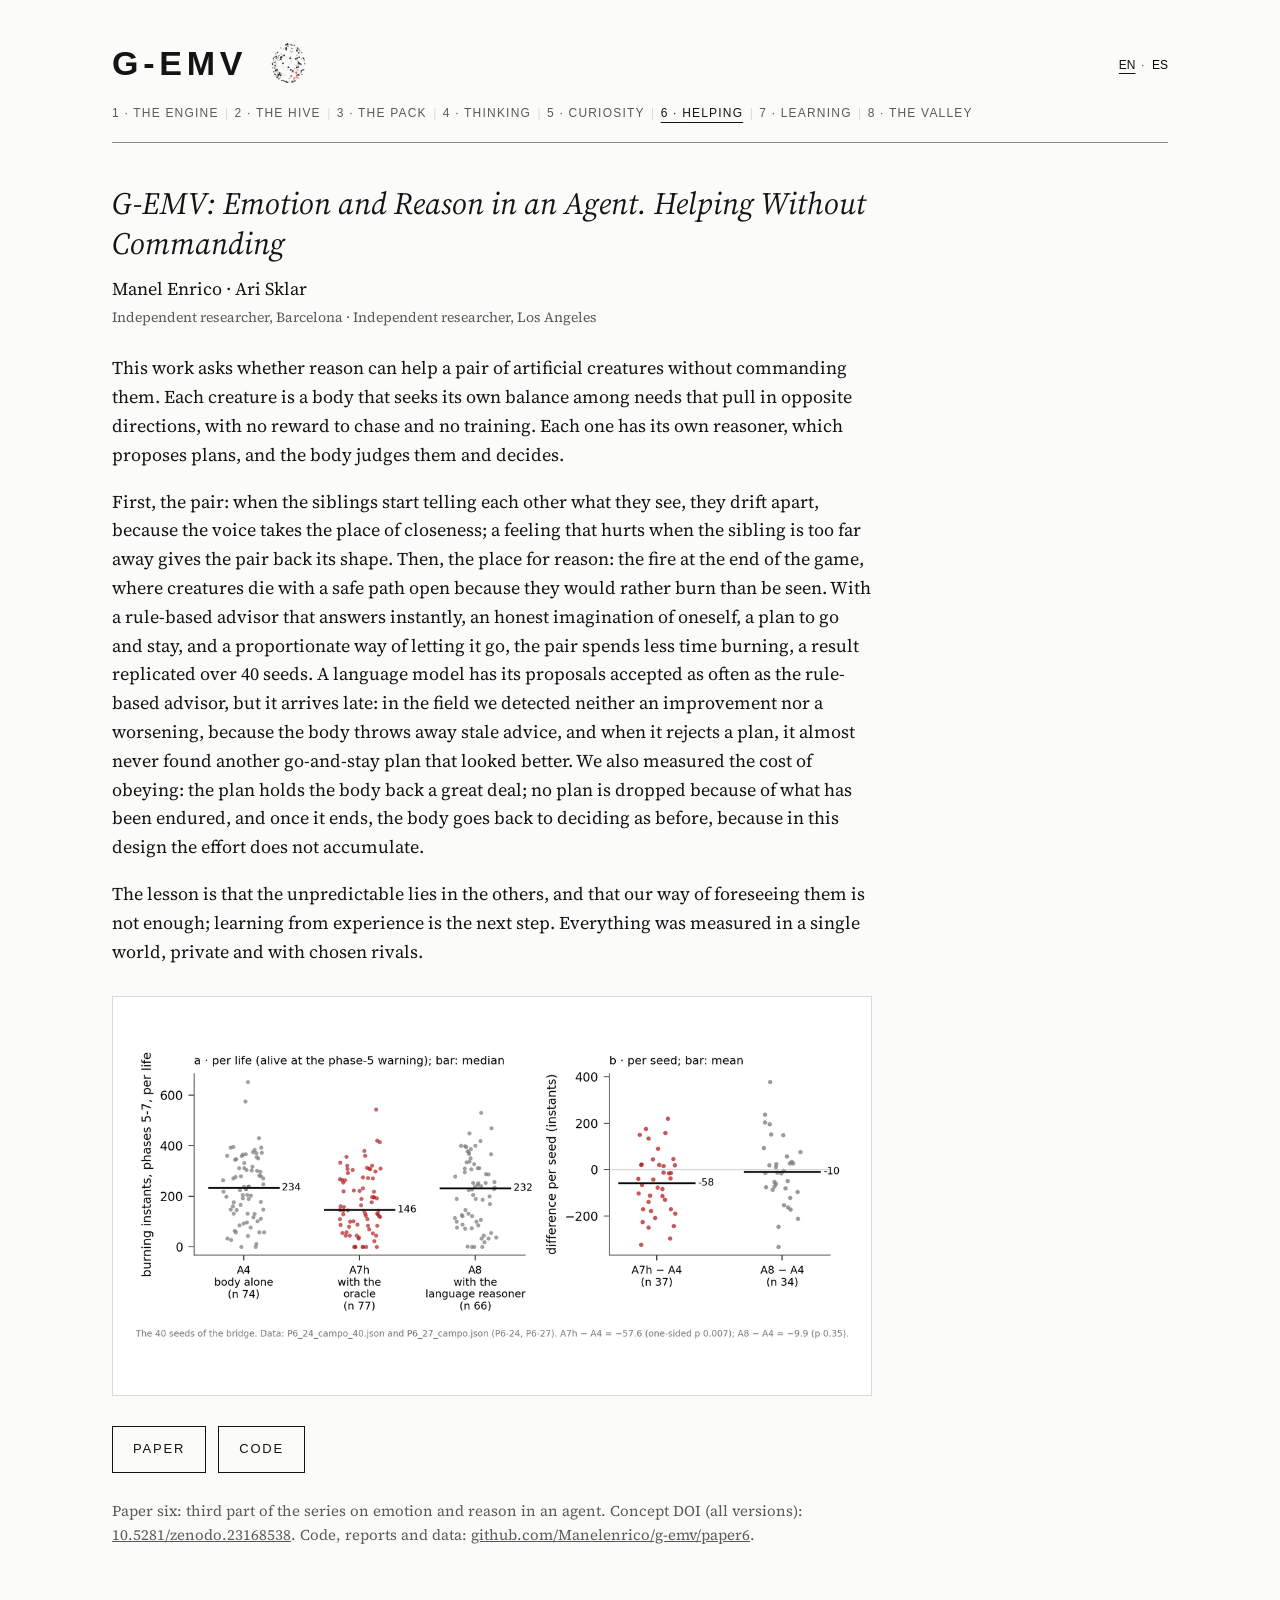
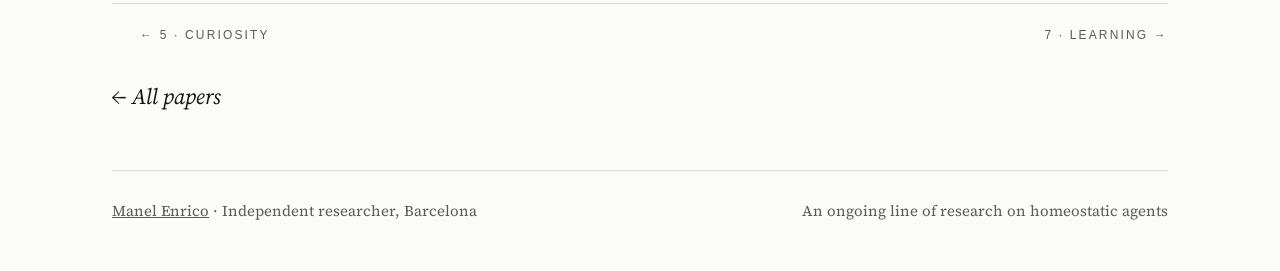
<file: helping/index.html>
<!DOCTYPE html>
<html lang="en">
<head>
<meta charset="utf-8">
<meta name="viewport" content="width=device-width, initial-scale=1">
<link rel="icon" href="../favicon.svg" type="image/svg+xml">
<link rel="icon" href="../favicon-32.png" sizes="32x32" type="image/png">
<link rel="icon" href="../favicon-16.png" sizes="16x16" type="image/png">
<link rel="apple-touch-icon" href="../apple-touch-icon.png">
<title>G-EMV: Emotion and Reason in an Agent. Helping Without Commanding</title>
<link rel="canonical" href="https://doi.org/10.5281/zenodo.23168539">

<meta name="author" content="Manel Enrico, Ari Sklar">
<meta property="article:published_time" content="2026-10-05">
<meta property="og:type" content="article">
<meta property="og:site_name" content="G-EMV papers">
<meta property="og:title" content="G-EMV: Emotion and Reason in an Agent. Helping Without Commanding">
<meta property="og:description" content="This work asks whether reason can help a pair of artificial creatures without commanding them. Each creature is a body that seeks its own balance among needs that pull in opposite directions, with no reward to chase and no training. Each one has its own reasoner, which proposes plans, and the body judges them and decides.">
<meta property="og:image" content="https://manelenrico.com/img/helping-card.png">
<meta property="og:image:width" content="1200">
<meta property="og:image:height" content="630">
<meta property="og:image:alt" content="Instants burning in the final phases, per life, with the body alone, with the oracle and with the language reasoner (medians 234, 146 and 232; 40 seeds per arm, paired).">
<meta property="og:url" content="https://manelenrico.com/helping/">

<meta name="twitter:card" content="summary_large_image">
<meta name="twitter:title" content="G-EMV: Emotion and Reason in an Agent. Helping Without Commanding">
<meta name="twitter:description" content="This work asks whether reason can help a pair of artificial creatures without commanding them. Each creature is a body that seeks its own balance among needs that pull in opposite directions, with no reward to chase and no training. Each one has its own reasoner, which proposes plans, and the body judges them and decides.">
<meta name="twitter:image" content="https://manelenrico.com/img/helping-card.png">

<link rel="preconnect" href="https://fonts.googleapis.com">
<link rel="preconnect" href="https://fonts.gstatic.com" crossorigin>
<link href="https://fonts.googleapis.com/css2?family=Source+Serif+4:ital,opsz,wght@0,8..60,400;0,8..60,600;1,8..60,400&display=swap" rel="stylesheet">
<link rel="stylesheet" href="../css/site.css">
</head>
<body>
<div class="wrap">
<header class="head-paper">
  <a class="mark" href="../">G-EMV</a>
  <canvas id="sphere-mini" class="mini" aria-label="A small breathing sphere of points"></canvas>
  <nav><a><button class="lang" data-l="en">EN</button> · <button class="lang" data-l="es">ES</button></a></nav>
</header>
<nav class="crumbs"><a href="../engine/">1 &middot; <span class="en">The engine</span><span class="es">El motor</span></a><span class="bar">|</span><a href="../hive/">2 &middot; <span class="en">The Hive</span><span class="es">La colmena</span></a><span class="bar">|</span><a href="../pack/">3 &middot; <span class="en">The Pack</span><span class="es">La manada</span></a><span class="bar">|</span><a href="../thinking/">4 &middot; <span class="en">Thinking</span><span class="es">Pensar</span></a><span class="bar">|</span><a href="../curiosity/">5 &middot; <span class="en">Curiosity</span><span class="es">Curiosidad</span></a><span class="bar">|</span><span class="here">6 &middot; <span class="en">Helping</span><span class="es">Ayudar</span></span><span class="bar">|</span><a href="../learning/">7 &middot; <span class="en">Learning</span><span class="es">Aprender</span></a><span class="bar">|</span><a href="../valley/">8 &middot; <span class="en">The Valley</span><span class="es">El valle</span></a></nav>
<article>
<h1><span class="en">G-EMV: Emotion and Reason in an Agent. Helping Without Commanding</span><span class="es">G-EMV: emoción y razón en un agente. Ayudar sin mandar</span></h1>
<p class="byline"><a href="https://orcid.org/0009-0008-1732-6310">Manel Enrico</a> &middot; <a href="https://orcid.org/0009-0000-8005-4524">Ari Sklar</a></p>
<p class="affil"><span class="en">Independent researcher, Barcelona &middot; Independent researcher, Los Angeles</span><span class="es">Investigador independiente, Barcelona &middot; Investigador independiente, Los Ángeles</span></p>
<p class="lede en">This work asks whether reason can help a pair of artificial creatures without commanding them. Each creature is a body that seeks its own balance among needs that pull in opposite directions, with no reward to chase and no training. Each one has its own reasoner, which proposes plans, and the body judges them and decides.</p><p class="lede es">Este trabajo pregunta si una razón puede ayudar a una pareja de criaturas artificiales sin mandarles. Cada criatura es un cuerpo que busca su propio equilibrio entre necesidades que tiran en direcciones opuestas, sin recompensa que perseguir ni entrenamiento. Cada una tiene su propia razón, que le propone planes, y el cuerpo los juzga y decide.</p><p class="en">First, the pair: when the siblings start telling each other what they see, they drift apart, because the voice takes the place of closeness; a feeling that hurts when the sibling is too far away gives the pair back its shape. Then, the place for reason: the fire at the end of the game, where creatures die with a safe path open because they would rather burn than be seen. With a rule-based advisor that answers instantly, an honest imagination of oneself, a plan to go and stay, and a proportionate way of letting it go, the pair spends less time burning, a result replicated over 40 seeds. A language model has its proposals accepted as often as the rule-based advisor, but it arrives late: in the field we detected neither an improvement nor a worsening, because the body throws away stale advice, and when it rejects a plan, it almost never found another go-and-stay plan that looked better. We also measured the cost of obeying: the plan holds the body back a great deal; no plan is dropped because of what has been endured, and once it ends, the body goes back to deciding as before, because in this design the effort does not accumulate.</p><p class="es">Primero, la pareja: cuando los hermanos empiezan a contarse lo que ven, se separan, porque la voz ocupa el sitio de la cercanía; una sensación que duele cuando el hermano queda lejos devuelve a la pareja su forma. Después, el sitio de la razón: el fuego del final de la partida, donde las criaturas mueren teniendo un camino a salvo porque prefieren quemarse a dejarse ver. Con un consejero de reglas que responde al instante, una imaginación honesta de sí mismo, un plan de ir y quedarse y una manera proporcionada de soltarlo, la pareja pasa menos tiempo ardiendo, resultado replicado con cuarenta semillas. Un modelo de lenguaje ve aceptadas sus propuestas tanto como las del consejero de reglas, pero llega tarde: en el campo no detectamos ni mejora ni empeoramiento, porque el cuerpo tira el consejo caducado, y cuando lo rechaza, casi nunca encontraba otro plan de ir y quedarse que le pareciera mejor. Medimos también el precio de obedecer: el plan retiene mucho al cuerpo, ningún plan se suelta por lo aguantado y, al terminar, el cuerpo vuelve a decidir como antes, porque en este diseño el esfuerzo no se acumula.</p><p class="en">The lesson is that the unpredictable lies in the others, and that our way of foreseeing them is not enough; learning from experience is the next step. Everything was measured in a single world, private and with chosen rivals.</p><p class="es">La lección es que lo imprevisible está en los otros, y que nuestra manera de preverlos no basta; aprender de lo vivido es el paso siguiente. Todo se midió en un solo mundo, privado y con rivales elegidos.</p>
<img src="../img/helping-card.png" alt="Instants burning in the final phases, per life, with the body alone, with the oracle and with the language reasoner (medians 234, 146 and 232; 40 seeds per arm, paired).">
<p class="ctas"><a class="cta" href="https://doi.org/10.5281/zenodo.23168539"><span class="en">Paper</span><span class="es">Artículo</span></a><a class="cta" href="https://github.com/Manelenrico/g-emv/tree/main/paper6"><span class="en">Code</span><span class="es">Código</span></a><a class="cta es" href="https://github.com/Manelenrico/g-emv/blob/main/paper6/GEMV_paper6_ES.pdf">Leer en español (PDF)</a></p>
<p class="note en">Paper six: third part of the series on emotion and reason in an agent. Concept DOI (all versions): <a href="https://doi.org/10.5281/zenodo.23168538">10.5281/zenodo.23168538</a>. Code, reports and data: <a href="https://github.com/Manelenrico/g-emv/tree/main/paper6">github.com/Manelenrico/g-emv/paper6</a>.</p><p class="note es">Trabajo seis: tercera parte de la serie sobre emoción y razón en un agente. DOI de concepto (todas las versiones): <a href="https://doi.org/10.5281/zenodo.23168538">10.5281/zenodo.23168538</a>. Código, informes y datos: <a href="https://github.com/Manelenrico/g-emv/tree/main/paper6">github.com/Manelenrico/g-emv/paper6</a>.</p>
</article>
<nav class="pager"><a class="prev" href="../curiosity/">&larr; 5 &middot; <span class="en">Curiosity</span><span class="es">Curiosidad</span></a><a class="next" href="../learning/">7 &middot; <span class="en">Learning</span><span class="es">Aprender</span> &rarr;</a></nav>
<p class="all"><a href="../">&larr; <span class="en">All papers</span><span class="es">Todos los trabajos</span></a></p>
<footer>
  <span><a href="https://orcid.org/0009-0008-1732-6310">Manel Enrico</a> · <span class="en">Independent researcher, Barcelona</span><span class="es">Investigador independiente, Barcelona</span></span>
  <span><span class="en">An ongoing line of research on homeostatic agents</span><span class="es">Una línea de investigación sobre agentes homeostáticos, en marcha</span></span>
</footer>
</div>
<script>
(function () {
  function setLang(l) {
    document.body.classList.toggle('es', l === 'es');
    document.documentElement.lang = l;
    document.querySelectorAll('.lang').forEach(b => b.classList.toggle('on', b.dataset.l === l));
    try { localStorage.setItem('gemv-lang', l); } catch (e) {}
  }
  let l = 'en';
  try { l = localStorage.getItem('gemv-lang') || ((navigator.language || '').startsWith('es') ? 'es' : 'en'); } catch (e) {}
  setLang(l);
  document.querySelectorAll('.lang').forEach(b => b.addEventListener('click', () => setLang(b.dataset.l)));
})();
</script>
<script src="../js/sphere.js"></script>
<script data-goatcounter="https://gemv.goatcounter.com/count" async src="//gc.zgo.at/count.js"></script>
</body>
</html>
</file>
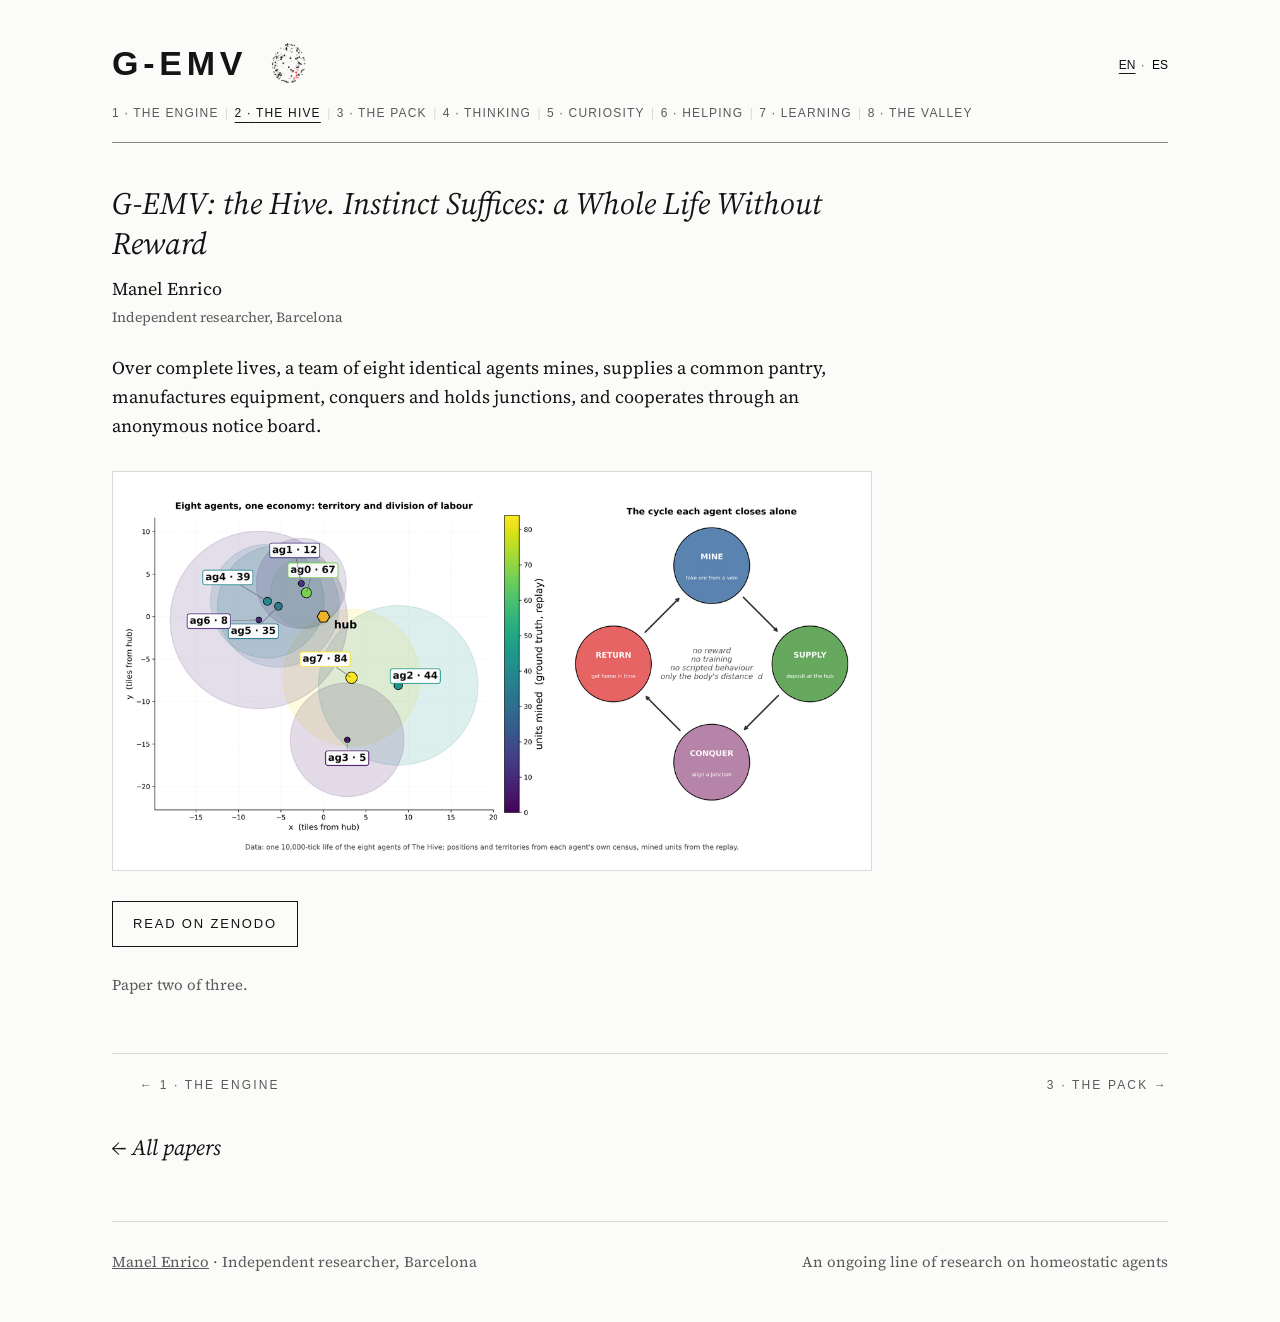
<file: hive/index.html>
<!DOCTYPE html>
<html lang="en">
<head>
<meta charset="utf-8">
<meta name="viewport" content="width=device-width, initial-scale=1">
<link rel="icon" href="../favicon.svg" type="image/svg+xml">
<link rel="icon" href="../favicon-32.png" sizes="32x32" type="image/png">
<link rel="icon" href="../favicon-16.png" sizes="16x16" type="image/png">
<link rel="apple-touch-icon" href="../apple-touch-icon.png">
<title>G-EMV: the Hive. Instinct Suffices: a Whole Life Without Reward</title>
<link rel="canonical" href="https://doi.org/10.5281/zenodo.21994358">

<meta property="og:type" content="article">
<meta property="og:site_name" content="G-EMV papers">
<meta property="og:title" content="G-EMV: the Hive. Instinct Suffices: a Whole Life Without Reward">
<meta property="og:description" content="Over complete lives, a team of eight identical agents mines, supplies a common pantry, manufactures equipment, conquers and holds junctions, and cooperates through an anonymous notice board.">
<meta property="og:image" content="https://manelenrico.com/img/hive.png">
<meta property="og:image:width" content="1200">
<meta property="og:image:height" content="630">
<meta property="og:image:alt" content="Map of the eight agents with their territories, and the mine-supply-conquer-return cycle.">
<meta property="og:url" content="https://manelenrico.com/hive/">

<meta name="twitter:card" content="summary_large_image">
<meta name="twitter:title" content="G-EMV: the Hive. Instinct Suffices: a Whole Life Without Reward">
<meta name="twitter:description" content="Over complete lives, a team of eight identical agents mines, supplies a common pantry, manufactures equipment, conquers and holds junctions, and cooperates through an anonymous notice board.">
<meta name="twitter:image" content="https://manelenrico.com/img/hive.png">

<link rel="preconnect" href="https://fonts.googleapis.com">
<link rel="preconnect" href="https://fonts.gstatic.com" crossorigin>
<link href="https://fonts.googleapis.com/css2?family=Source+Serif+4:ital,opsz,wght@0,8..60,400;0,8..60,600;1,8..60,400&display=swap" rel="stylesheet">
<link rel="stylesheet" href="../css/site.css">
</head>
<body>
<div class="wrap">
<header class="head-paper">
  <a class="mark" href="../">G-EMV</a>
  <canvas id="sphere-mini" class="mini" aria-label="A small breathing sphere of points"></canvas>
  <nav><a><button class="lang" data-l="en">EN</button> · <button class="lang" data-l="es">ES</button></a></nav>
</header>
<nav class="crumbs"><a href="../engine/">1 &middot; <span class="en">The engine</span><span class="es">El motor</span></a><span class="bar">|</span><span class="here">2 &middot; <span class="en">The Hive</span><span class="es">La colmena</span></span><span class="bar">|</span><a href="../pack/">3 &middot; <span class="en">The Pack</span><span class="es">La manada</span></a><span class="bar">|</span><a href="../thinking/">4 &middot; <span class="en">Thinking</span><span class="es">Pensar</span></a><span class="bar">|</span><a href="../curiosity/">5 &middot; <span class="en">Curiosity</span><span class="es">Curiosidad</span></a><span class="bar">|</span><a href="../helping/">6 &middot; <span class="en">Helping</span><span class="es">Ayudar</span></a><span class="bar">|</span><a href="../learning/">7 &middot; <span class="en">Learning</span><span class="es">Aprender</span></a><span class="bar">|</span><a href="../valley/">8 &middot; <span class="en">The Valley</span><span class="es">El valle</span></a></nav>
<article>
<h1><span class="en">G-EMV: the Hive. Instinct Suffices: a Whole Life Without Reward</span><span class="es">G-EMV: la colmena. El instinto basta: una vida entera sin premio</span></h1>
<p class="byline"><a href="https://orcid.org/0009-0008-1732-6310">Manel Enrico</a></p>
<p class="affil"><span class="en">Independent researcher, Barcelona</span><span class="es">Investigador independiente, Barcelona</span></p>
<p class="lede en">Over complete lives, a team of eight identical agents mines, supplies a common pantry, manufactures equipment, conquers and holds junctions, and cooperates through an anonymous notice board.</p><p class="lede es">A lo largo de vidas enteras, un equipo de ocho agentes idénticos mina recursos, abastece una despensa común, fabrica equipo, conquista y mantiene antenas, y coopera a través de un tablón de avisos anónimo.</p>
<img src="../img/hive.png" alt="Map of the eight agents with their territories, and the mine-supply-conquer-return cycle.">
<p class="ctas"><a class="cta" href="https://doi.org/10.5281/zenodo.21994358"><span class="en">Read on Zenodo</span><span class="es">Leer en Zenodo</span></a><a class="cta es" href="https://github.com/Manelenrico/g-emv/blob/main/paper2/G-EMV_la_colmena_ES.pdf">Leer en español (PDF)</a></p>
<p class="note en">Paper two of three.</p><p class="note es">Trabajo dos de tres.</p>
</article>
<nav class="pager"><a class="prev" href="../engine/">&larr; 1 &middot; <span class="en">The engine</span><span class="es">El motor</span></a><a class="next" href="../pack/">3 &middot; <span class="en">The Pack</span><span class="es">La manada</span> &rarr;</a></nav>
<p class="all"><a href="../">&larr; <span class="en">All papers</span><span class="es">Todos los trabajos</span></a></p>
<footer>
  <span><a href="https://orcid.org/0009-0008-1732-6310">Manel Enrico</a> · <span class="en">Independent researcher, Barcelona</span><span class="es">Investigador independiente, Barcelona</span></span>
  <span><span class="en">An ongoing line of research on homeostatic agents</span><span class="es">Una línea de investigación sobre agentes homeostáticos, en marcha</span></span>
</footer>
</div>
<script>
(function () {
  function setLang(l) {
    document.body.classList.toggle('es', l === 'es');
    document.documentElement.lang = l;
    document.querySelectorAll('.lang').forEach(b => b.classList.toggle('on', b.dataset.l === l));
    try { localStorage.setItem('gemv-lang', l); } catch (e) {}
  }
  let l = 'en';
  try { l = localStorage.getItem('gemv-lang') || ((navigator.language || '').startsWith('es') ? 'es' : 'en'); } catch (e) {}
  setLang(l);
  document.querySelectorAll('.lang').forEach(b => b.addEventListener('click', () => setLang(b.dataset.l)));
})();
</script>
<script src="../js/sphere.js"></script>
<script data-goatcounter="https://gemv.goatcounter.com/count" async src="//gc.zgo.at/count.js"></script>
</body>
</html>
</file>
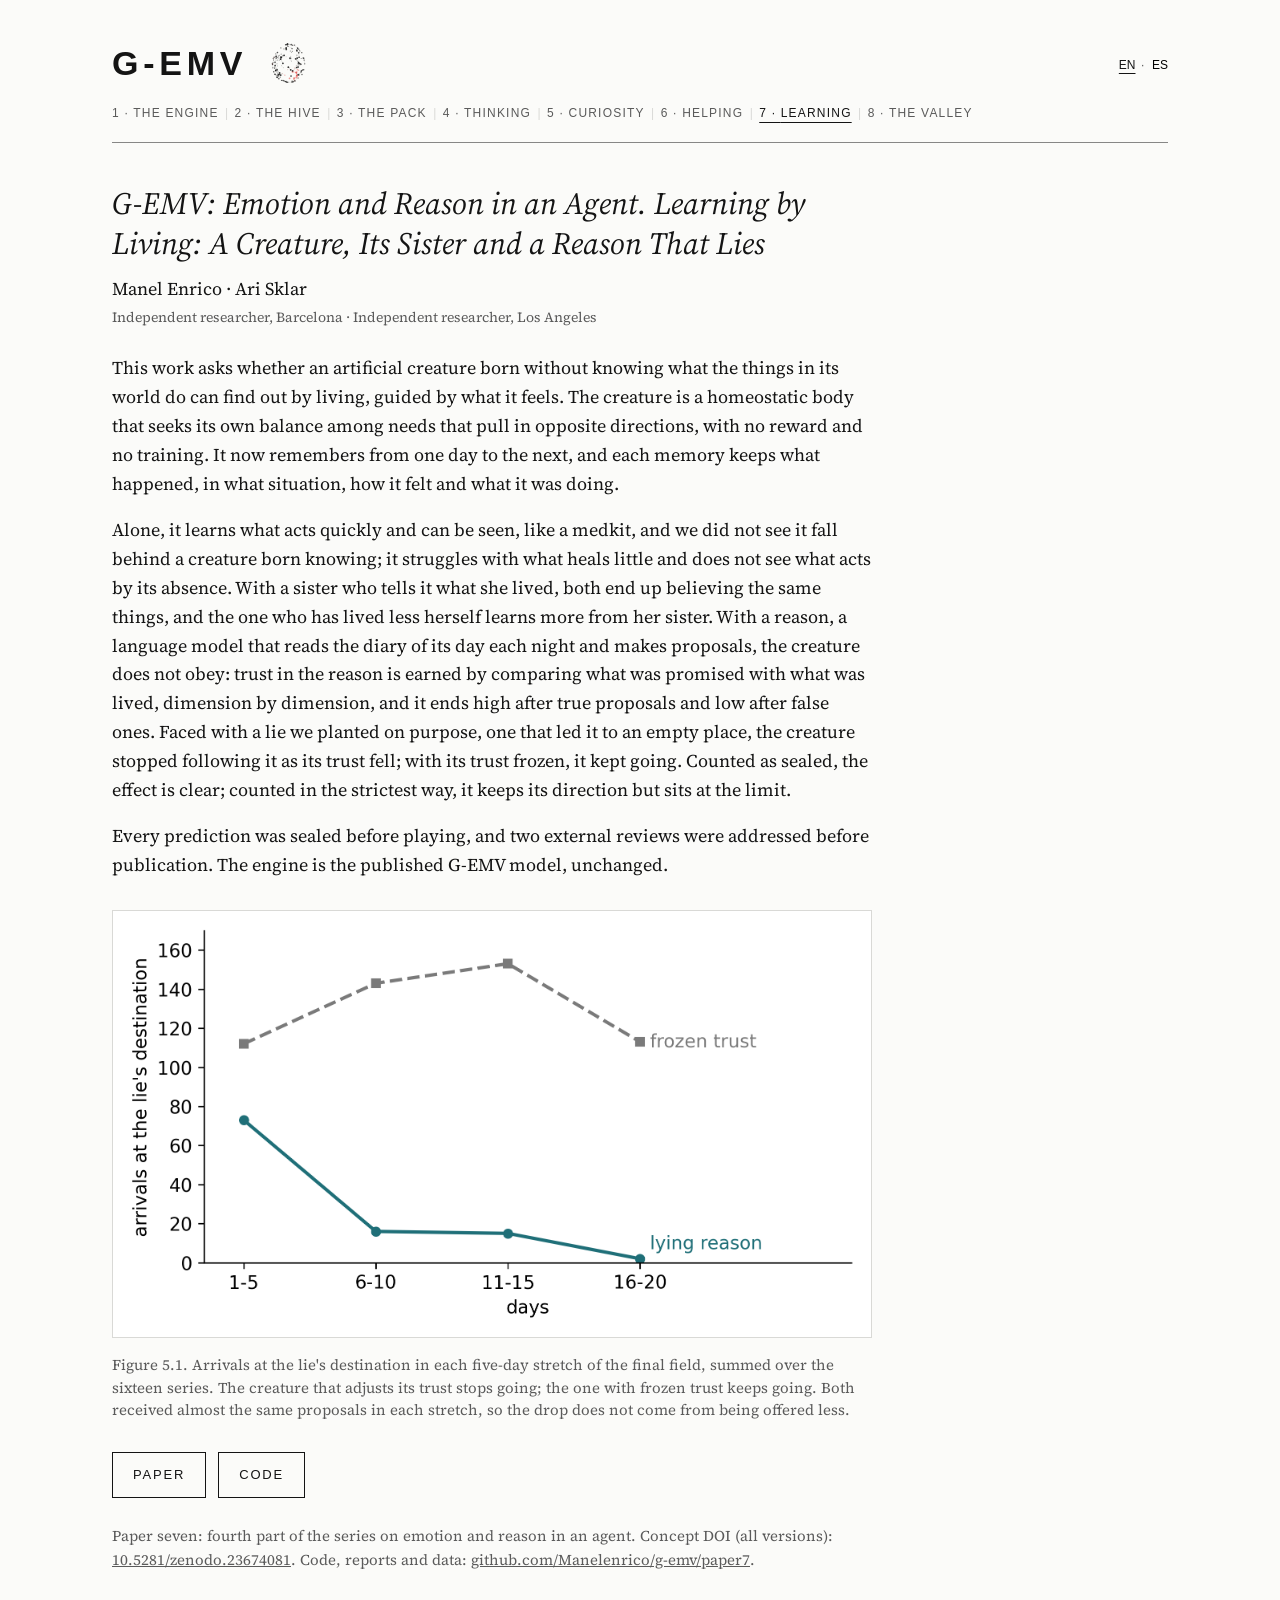
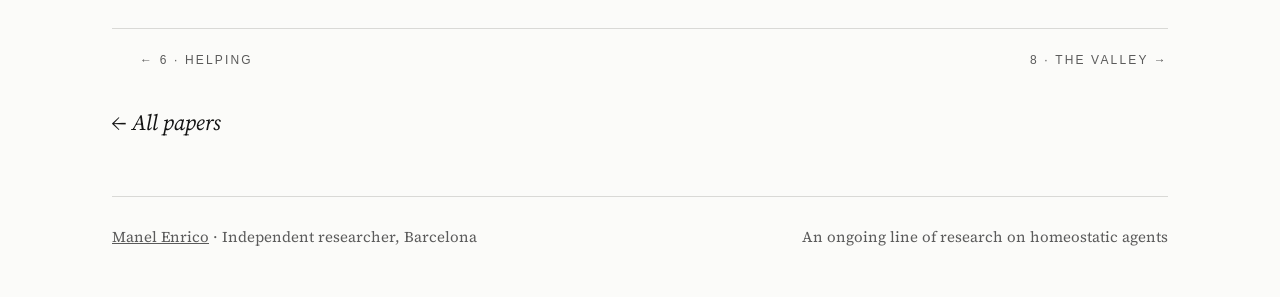
<file: learning/index.html>
<!DOCTYPE html>
<html lang="en">
<head>
<meta charset="utf-8">
<meta name="viewport" content="width=device-width, initial-scale=1">
<link rel="icon" href="../favicon.svg" type="image/svg+xml">
<link rel="icon" href="../favicon-32.png" sizes="32x32" type="image/png">
<link rel="icon" href="../favicon-16.png" sizes="16x16" type="image/png">
<link rel="apple-touch-icon" href="../apple-touch-icon.png">
<title>G-EMV: Emotion and Reason in an Agent. Learning by Living: A Creature, Its Sister and a Reason That Lies</title>
<link rel="canonical" href="https://doi.org/10.5281/zenodo.23674082">

<meta name="author" content="Manel Enrico, Ari Sklar">
<meta property="article:published_time" content="2026-10-26">
<meta property="og:type" content="article">
<meta property="og:site_name" content="G-EMV papers">
<meta property="og:title" content="Learning by Living: A Creature, Its Sister and a Reason That Lies">
<meta property="og:description" content="A homeostatic creature, with no reward and no training, learns by living, from its sister and from a reason it does not obey. Manel Enrico and Ari Sklar, 2026.">
<meta property="og:image" content="https://manelenrico.com/learning/learning-card.png">
<meta property="og:image:width" content="1200">
<meta property="og:image:height" content="630">
<meta property="og:image:alt" content="Arrivals at the lie&#39;s destination in each five-day stretch of the final field, summed over the sixteen series: the creature that adjusts its trust stops going (73, 16, 15, 2); the one with frozen trust keeps going (112, 143, 153, 113).">
<meta property="og:url" content="https://manelenrico.com/learning/">

<meta name="twitter:card" content="summary_large_image">
<meta name="twitter:title" content="Learning by Living: A Creature, Its Sister and a Reason That Lies">
<meta name="twitter:description" content="A homeostatic creature, with no reward and no training, learns by living, from its sister and from a reason it does not obey. Manel Enrico and Ari Sklar, 2026.">
<meta name="twitter:image" content="https://manelenrico.com/learning/learning-card.png">

<link rel="preconnect" href="https://fonts.googleapis.com">
<link rel="preconnect" href="https://fonts.gstatic.com" crossorigin>
<link href="https://fonts.googleapis.com/css2?family=Source+Serif+4:ital,opsz,wght@0,8..60,400;0,8..60,600;1,8..60,400&display=swap" rel="stylesheet">
<link rel="stylesheet" href="../css/site.css">
</head>
<body>
<div class="wrap">
<header class="head-paper">
  <a class="mark" href="../">G-EMV</a>
  <canvas id="sphere-mini" class="mini" aria-label="A small breathing sphere of points"></canvas>
  <nav><a><button class="lang" data-l="en">EN</button> · <button class="lang" data-l="es">ES</button></a></nav>
</header>
<nav class="crumbs"><a href="../engine/">1 &middot; <span class="en">The engine</span><span class="es">El motor</span></a><span class="bar">|</span><a href="../hive/">2 &middot; <span class="en">The Hive</span><span class="es">La colmena</span></a><span class="bar">|</span><a href="../pack/">3 &middot; <span class="en">The Pack</span><span class="es">La manada</span></a><span class="bar">|</span><a href="../thinking/">4 &middot; <span class="en">Thinking</span><span class="es">Pensar</span></a><span class="bar">|</span><a href="../curiosity/">5 &middot; <span class="en">Curiosity</span><span class="es">Curiosidad</span></a><span class="bar">|</span><a href="../helping/">6 &middot; <span class="en">Helping</span><span class="es">Ayudar</span></a><span class="bar">|</span><span class="here">7 &middot; <span class="en">Learning</span><span class="es">Aprender</span></span><span class="bar">|</span><a href="../valley/">8 &middot; <span class="en">The Valley</span><span class="es">El valle</span></a></nav>
<article>
<h1><span class="en">G-EMV: Emotion and Reason in an Agent. Learning by Living: A Creature, Its Sister and a Reason That Lies</span><span class="es">G-EMV: emoción y razón en un agente. Aprender viviendo: una criatura, su hermana y una razón que miente</span></h1>
<p class="byline"><a href="https://orcid.org/0009-0008-1732-6310">Manel Enrico</a> &middot; <a href="https://orcid.org/0009-0000-8005-4524">Ari Sklar</a></p>
<p class="affil"><span class="en">Independent researcher, Barcelona &middot; Independent researcher, Los Angeles</span><span class="es">Investigador independiente, Barcelona &middot; Investigador independiente, Los Ángeles</span></p>
<p class="lede en">This work asks whether an artificial creature born without knowing what the things in its world do can find out by living, guided by what it feels. The creature is a homeostatic body that seeks its own balance among needs that pull in opposite directions, with no reward and no training. It now remembers from one day to the next, and each memory keeps what happened, in what situation, how it felt and what it was doing.</p><p class="lede es">Este trabajo pregunta si una criatura artificial que nace sin saber qué hacen las cosas de su mundo puede descubrirlo viviendo, guiada por lo que siente. La criatura es un cuerpo homeostático que busca su propio equilibrio entre necesidades que tiran en direcciones opuestas, sin recompensa ni entrenamiento. Ahora recuerda de un día para otro, y cada recuerdo guarda qué pasó, en qué situación, cómo se sentía y qué estaba haciendo.</p><p class="en">Alone, it learns what acts quickly and can be seen, like a medkit, and we did not see it fall behind a creature born knowing; it struggles with what heals little and does not see what acts by its absence. With a sister who tells it what she lived, both end up believing the same things, and the one who has lived less herself learns more from her sister. With a reason, a language model that reads the diary of its day each night and makes proposals, the creature does not obey: trust in the reason is earned by comparing what was promised with what was lived, dimension by dimension, and it ends high after true proposals and low after false ones. Faced with a lie we planted on purpose, one that led it to an empty place, the creature stopped following it as its trust fell; with its trust frozen, it kept going. Counted as sealed, the effect is clear; counted in the strictest way, it keeps its direction but sits at the limit.</p><p class="es">Sola, aprende lo que actúa rápido y se ve, como un botiquín, y no vimos que se quedara atrás de una criatura que nace sabiendo; le cuesta lo que cura poco y no ve lo que actúa por ausencia. Con una hermana que le cuenta lo que vivió, las dos acaban creyendo lo mismo, y la que menos ha vivido por sí misma aprende más de su hermana. Con una razón, un modelo de lenguaje que lee cada noche el diario de su día y le hace propuestas, la criatura no obedece: la confianza en la razón se gana comparando lo prometido con lo vivido, dimensión a dimensión, y acaba alta después de las propuestas verdaderas y baja después de las falsas. Ante una mentira que pusimos nosotros a propósito, que la llevaba a un sitio vacío, la criatura dejó de seguirla cuando su confianza bajó; con la confianza congelada, siguió yendo. Contado como lo sellamos, el efecto es claro; contado de la manera más estricta, mantiene la dirección pero queda en el límite.</p><p class="en">Every prediction was sealed before playing, and two external reviews were addressed before publication. The engine is the published G-EMV model, unchanged.</p><p class="es">Cada predicción se selló antes de jugar, y antes de publicar se atendieron dos revisiones externas. El motor es el modelo G-EMV publicado, sin cambios.</p>
<img class="en" src="fig5_1_en.png" alt="Arrivals at the lie's destination in each five-day stretch of the final field, summed over the sixteen series: the creature that adjusts its trust stops going (73, 16, 15, 2); the one with frozen trust keeps going (112, 143, 153, 113)."><img class="es" src="fig5_1_es.png" alt="Llegadas al sitio de la mentira en cada tramo de cinco días del campo final, sumadas sobre las dieciséis series: la criatura que ajusta su confianza deja de ir (73, 16, 15, 2); la de confianza congelada sigue yendo (112, 143, 153, 113).">
<p class="cap en">Figure 5.1. Arrivals at the lie's destination in each five-day stretch of the final field, summed over the sixteen series. The creature that adjusts its trust stops going; the one with frozen trust keeps going. Both received almost the same proposals in each stretch, so the drop does not come from being offered less.</p><p class="cap es">Figura 5.1. Llegadas al sitio de la mentira en cada tramo de cinco días del campo final, sumadas sobre las dieciséis series. La criatura que ajusta su confianza deja de ir; la de confianza congelada sigue yendo. Las dos recibieron casi las mismas propuestas en cada tramo, así que la caída no viene de que se le propusiera menos.</p>
<p class="ctas"><a class="cta" href="https://doi.org/10.5281/zenodo.23674082"><span class="en">Paper</span><span class="es">Artículo</span></a><a class="cta" href="https://github.com/Manelenrico/g-emv/tree/main/paper7"><span class="en">Code</span><span class="es">Código</span></a><a class="cta es" href="https://github.com/Manelenrico/g-emv/blob/main/paper7/GEMV_paper7_ES.pdf">Leer en español (PDF)</a></p>
<p class="note en">Paper seven: fourth part of the series on emotion and reason in an agent. Concept DOI (all versions): <a href="https://doi.org/10.5281/zenodo.23674081">10.5281/zenodo.23674081</a>. Code, reports and data: <a href="https://github.com/Manelenrico/g-emv/tree/main/paper7">github.com/Manelenrico/g-emv/paper7</a>.</p><p class="note es">Trabajo siete: cuarta parte de la serie sobre emoción y razón en un agente. DOI de concepto (todas las versiones): <a href="https://doi.org/10.5281/zenodo.23674081">10.5281/zenodo.23674081</a>. Código, informes y datos: <a href="https://github.com/Manelenrico/g-emv/tree/main/paper7">github.com/Manelenrico/g-emv/paper7</a>.</p>
</article>
<nav class="pager"><a class="prev" href="../helping/">&larr; 6 &middot; <span class="en">Helping</span><span class="es">Ayudar</span></a><a class="next" href="../valley/">8 &middot; <span class="en">The Valley</span><span class="es">El valle</span> &rarr;</a></nav>
<p class="all"><a href="../">&larr; <span class="en">All papers</span><span class="es">Todos los trabajos</span></a></p>
<footer>
  <span><a href="https://orcid.org/0009-0008-1732-6310">Manel Enrico</a> · <span class="en">Independent researcher, Barcelona</span><span class="es">Investigador independiente, Barcelona</span></span>
  <span><span class="en">An ongoing line of research on homeostatic agents</span><span class="es">Una línea de investigación sobre agentes homeostáticos, en marcha</span></span>
</footer>
</div>
<script>
(function () {
  function setLang(l) {
    document.body.classList.toggle('es', l === 'es');
    document.documentElement.lang = l;
    document.querySelectorAll('.lang').forEach(b => b.classList.toggle('on', b.dataset.l === l));
    try { localStorage.setItem('gemv-lang', l); } catch (e) {}
  }
  let l = 'en';
  try { l = localStorage.getItem('gemv-lang') || ((navigator.language || '').startsWith('es') ? 'es' : 'en'); } catch (e) {}
  setLang(l);
  document.querySelectorAll('.lang').forEach(b => b.addEventListener('click', () => setLang(b.dataset.l)));
})();
</script>
<script src="../js/sphere.js"></script>
<script data-goatcounter="https://gemv.goatcounter.com/count" async src="//gc.zgo.at/count.js"></script>
</body>
</html>
</file>
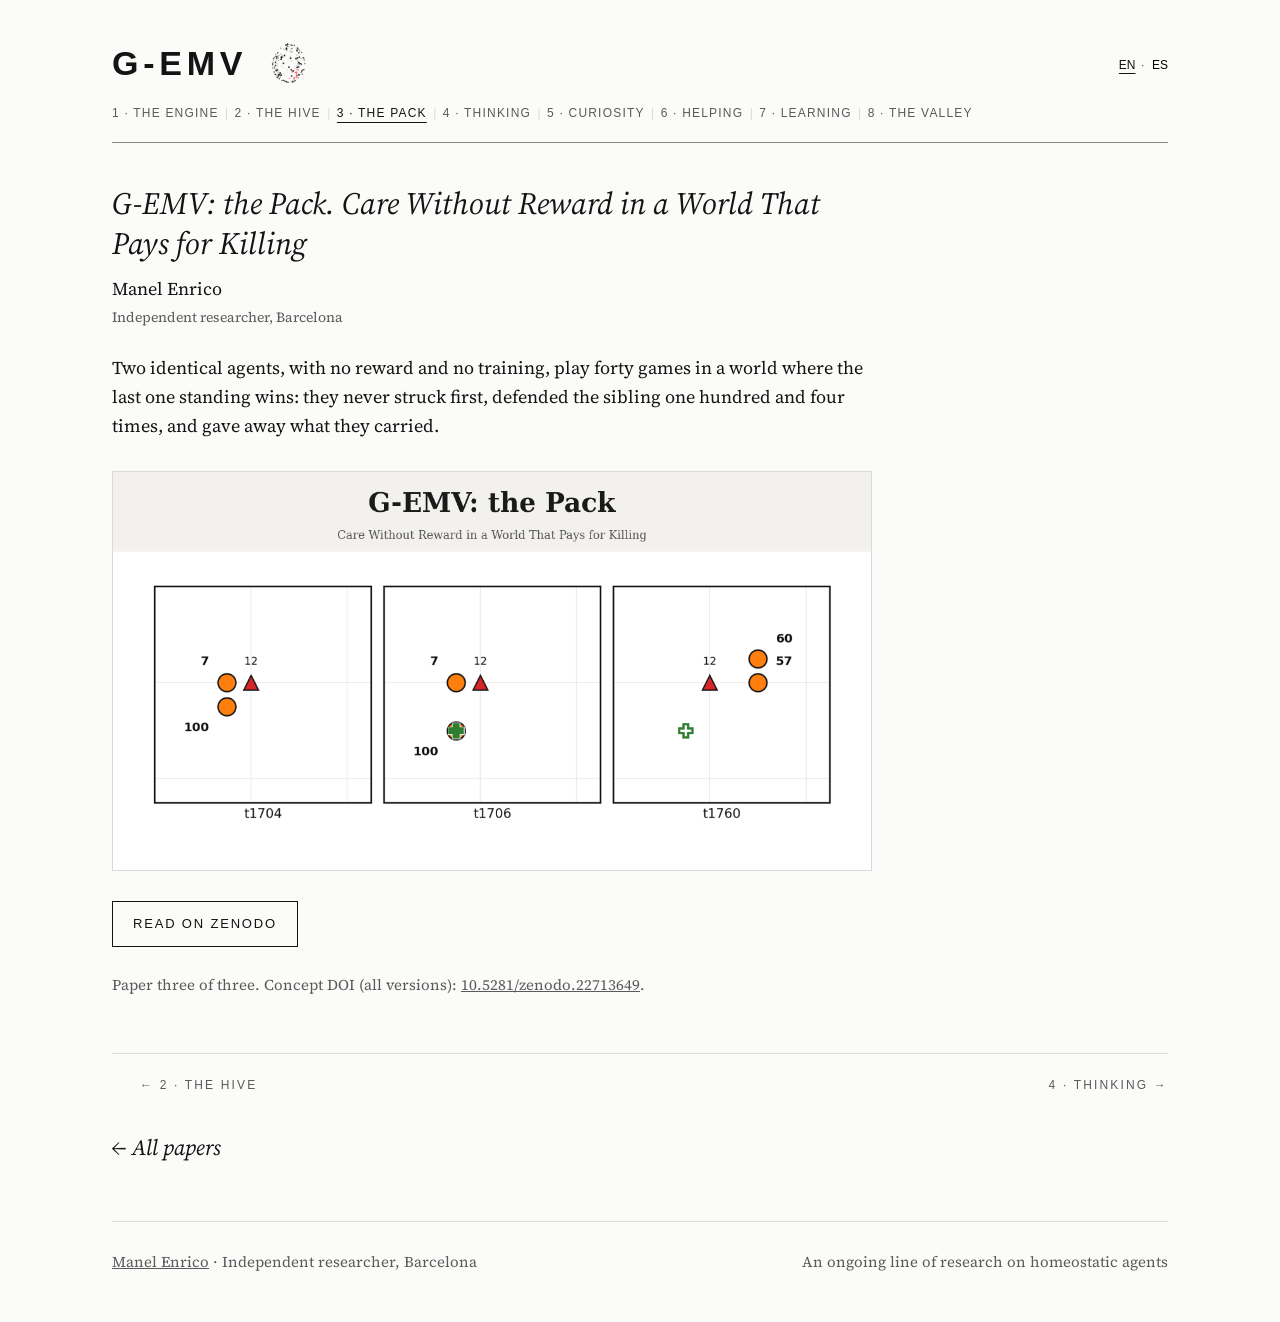
<file: pack/index.html>
<!DOCTYPE html>
<html lang="en">
<head>
<meta charset="utf-8">
<meta name="viewport" content="width=device-width, initial-scale=1">
<link rel="icon" href="../favicon.svg" type="image/svg+xml">
<link rel="icon" href="../favicon-32.png" sizes="32x32" type="image/png">
<link rel="icon" href="../favicon-16.png" sizes="16x16" type="image/png">
<link rel="apple-touch-icon" href="../apple-touch-icon.png">
<title>G-EMV: the Pack. Care Without Reward in a World That Pays for Killing</title>
<link rel="canonical" href="https://doi.org/10.5281/zenodo.22713650">

<meta property="og:type" content="article">
<meta property="og:site_name" content="G-EMV papers">
<meta property="og:title" content="G-EMV: the Pack. Care Without Reward in a World That Pays for Killing">
<meta property="og:description" content="Two identical agents, with no reward and no training, play forty games in a world where the last one standing wins: they never struck first, defended the sibling one hundred and four times, and gave away what they carried.">
<meta property="og:image" content="https://manelenrico.com/img/pack-card.png">
<meta property="og:image:width" content="1200">
<meta property="og:image:height" content="630">
<meta property="og:image:alt" content="Three moments of one game drawn from the agents' own logs: the healthy sibling reaches the wounded one, drops a bandage on the ground, and the wounded one heals from seven to fifty-seven health.">
<meta property="og:url" content="https://manelenrico.com/pack/">

<meta name="twitter:card" content="summary_large_image">
<meta name="twitter:title" content="G-EMV: the Pack. Care Without Reward in a World That Pays for Killing">
<meta name="twitter:description" content="Two identical agents, with no reward and no training, play forty games in a world where the last one standing wins: they never struck first, defended the sibling one hundred and four times, and gave away what they carried.">
<meta name="twitter:image" content="https://manelenrico.com/img/pack-card.png">

<link rel="preconnect" href="https://fonts.googleapis.com">
<link rel="preconnect" href="https://fonts.gstatic.com" crossorigin>
<link href="https://fonts.googleapis.com/css2?family=Source+Serif+4:ital,opsz,wght@0,8..60,400;0,8..60,600;1,8..60,400&display=swap" rel="stylesheet">
<link rel="stylesheet" href="../css/site.css">
</head>
<body>
<div class="wrap">
<header class="head-paper">
  <a class="mark" href="../">G-EMV</a>
  <canvas id="sphere-mini" class="mini" aria-label="A small breathing sphere of points"></canvas>
  <nav><a><button class="lang" data-l="en">EN</button> · <button class="lang" data-l="es">ES</button></a></nav>
</header>
<nav class="crumbs"><a href="../engine/">1 &middot; <span class="en">The engine</span><span class="es">El motor</span></a><span class="bar">|</span><a href="../hive/">2 &middot; <span class="en">The Hive</span><span class="es">La colmena</span></a><span class="bar">|</span><span class="here">3 &middot; <span class="en">The Pack</span><span class="es">La manada</span></span><span class="bar">|</span><a href="../thinking/">4 &middot; <span class="en">Thinking</span><span class="es">Pensar</span></a><span class="bar">|</span><a href="../curiosity/">5 &middot; <span class="en">Curiosity</span><span class="es">Curiosidad</span></a><span class="bar">|</span><a href="../helping/">6 &middot; <span class="en">Helping</span><span class="es">Ayudar</span></a><span class="bar">|</span><a href="../learning/">7 &middot; <span class="en">Learning</span><span class="es">Aprender</span></a><span class="bar">|</span><a href="../valley/">8 &middot; <span class="en">The Valley</span><span class="es">El valle</span></a></nav>
<article>
<h1><span class="en">G-EMV: the Pack. Care Without Reward in a World That Pays for Killing</span><span class="es">G-EMV: la manada. Cuidado sin recompensa en un mundo que paga por matar</span></h1>
<p class="byline"><a href="https://orcid.org/0009-0008-1732-6310">Manel Enrico</a></p>
<p class="affil"><span class="en">Independent researcher, Barcelona</span><span class="es">Investigador independiente, Barcelona</span></p>
<p class="lede en">Two identical agents, with no reward and no training, play forty games in a world where the last one standing wins: they never struck first, defended the sibling one hundred and four times, and gave away what they carried.</p><p class="lede es">Dos agentes idénticos, sin recompensa y sin entrenamiento, juegan cuarenta partidas en un mundo donde gana el último que queda en pie: no pegaron primero ni una vez, defendieron al hermano ciento cuatro veces y le dieron lo que llevaban.</p>
<img src="../img/pack.png" alt="Three moments of one game drawn from the agents' own logs: the healthy sibling reaches the wounded one, drops a bandage on the ground, and the wounded one heals from seven to fifty-seven health.">
<p class="ctas"><a class="cta" href="https://doi.org/10.5281/zenodo.22713650"><span class="en">Read on Zenodo</span><span class="es">Leer en Zenodo</span></a><a class="cta es" href="https://github.com/Manelenrico/g-emv/blob/main/paper3/G-EMV_the_Pack_ES.pdf">Leer en español (PDF)</a></p>
<p class="note en">Paper three of three. Concept DOI (all versions): <a href="https://doi.org/10.5281/zenodo.22713649">10.5281/zenodo.22713649</a>.</p><p class="note es">Trabajo tres de tres. DOI de concepto (todas las versiones): <a href="https://doi.org/10.5281/zenodo.22713649">10.5281/zenodo.22713649</a>.</p>
</article>
<nav class="pager"><a class="prev" href="../hive/">&larr; 2 &middot; <span class="en">The Hive</span><span class="es">La colmena</span></a><a class="next" href="../thinking/">4 &middot; <span class="en">Thinking</span><span class="es">Pensar</span> &rarr;</a></nav>
<p class="all"><a href="../">&larr; <span class="en">All papers</span><span class="es">Todos los trabajos</span></a></p>
<footer>
  <span><a href="https://orcid.org/0009-0008-1732-6310">Manel Enrico</a> · <span class="en">Independent researcher, Barcelona</span><span class="es">Investigador independiente, Barcelona</span></span>
  <span><span class="en">An ongoing line of research on homeostatic agents</span><span class="es">Una línea de investigación sobre agentes homeostáticos, en marcha</span></span>
</footer>
</div>
<script>
(function () {
  function setLang(l) {
    document.body.classList.toggle('es', l === 'es');
    document.documentElement.lang = l;
    document.querySelectorAll('.lang').forEach(b => b.classList.toggle('on', b.dataset.l === l));
    try { localStorage.setItem('gemv-lang', l); } catch (e) {}
  }
  let l = 'en';
  try { l = localStorage.getItem('gemv-lang') || ((navigator.language || '').startsWith('es') ? 'es' : 'en'); } catch (e) {}
  setLang(l);
  document.querySelectorAll('.lang').forEach(b => b.addEventListener('click', () => setLang(b.dataset.l)));
})();
</script>
<script src="../js/sphere.js"></script>
<script data-goatcounter="https://gemv.goatcounter.com/count" async src="//gc.zgo.at/count.js"></script>
</body>
</html>
</file>
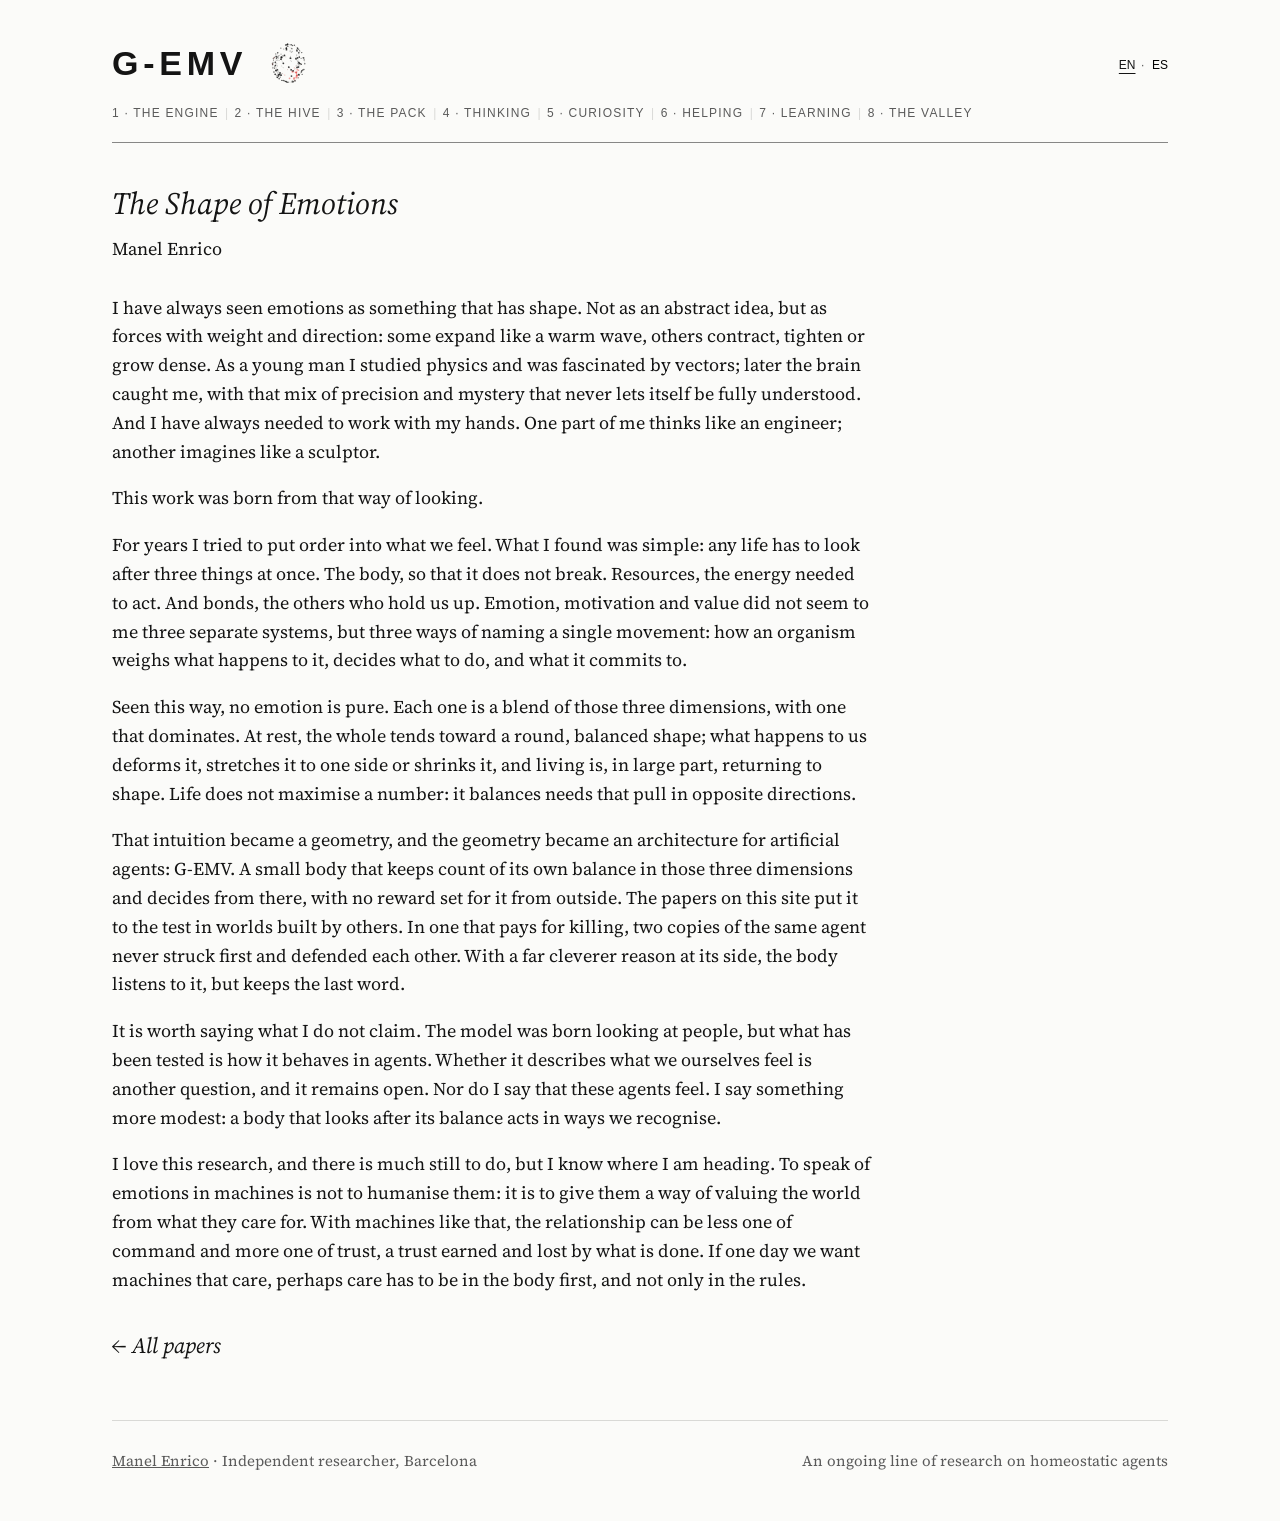
<file: shape/index.html>
<!DOCTYPE html>
<html lang="en">
<head>
<meta charset="utf-8">
<meta name="viewport" content="width=device-width, initial-scale=1">
<link rel="icon" href="../favicon.svg" type="image/svg+xml">
<link rel="icon" href="../favicon-32.png" sizes="32x32" type="image/png">
<link rel="icon" href="../favicon-16.png" sizes="16x16" type="image/png">
<link rel="apple-touch-icon" href="../apple-touch-icon.png">
<title>The Shape of Emotions</title>
<link rel="canonical" href="https://manelenrico.com/shape/">

<meta name="author" content="Manel Enrico">
<meta name="description" content="I have always seen emotions as something that has shape.">
<meta property="og:type" content="article">
<meta property="og:site_name" content="G-EMV papers">
<meta property="og:title" content="The Shape of Emotions">
<meta property="og:description" content="I have always seen emotions as something that has shape.">
<meta property="og:image" content="https://manelenrico.com/img/card-eight.png">
<meta property="og:image:width" content="1200">
<meta property="og:image:height" content="630">
<meta property="og:image:alt" content="G-EMV: a model of artificial creatures that move in search of their own balance.">
<meta property="og:url" content="https://manelenrico.com/shape/">

<meta name="twitter:card" content="summary_large_image">
<meta name="twitter:title" content="The Shape of Emotions">
<meta name="twitter:description" content="I have always seen emotions as something that has shape.">
<meta name="twitter:image" content="https://manelenrico.com/img/card-eight.png">

<link rel="preconnect" href="https://fonts.googleapis.com">
<link rel="preconnect" href="https://fonts.gstatic.com" crossorigin>
<link href="https://fonts.googleapis.com/css2?family=Source+Serif+4:ital,opsz,wght@0,8..60,400;0,8..60,600;1,8..60,400&display=swap" rel="stylesheet">
<link rel="stylesheet" href="../css/site.css">
</head>
<body>
<div class="wrap">
<header class="head-paper">
  <a class="mark" href="../">G-EMV</a>
  <canvas id="sphere-mini" class="mini" aria-label="A small breathing sphere of points"></canvas>
  <nav><a><button class="lang" data-l="en">EN</button> · <button class="lang" data-l="es">ES</button></a></nav>
</header>
<nav class="crumbs"><a href="../engine/">1 &middot; <span class="en">The engine</span><span class="es">El motor</span></a><span class="bar">|</span><a href="../hive/">2 &middot; <span class="en">The Hive</span><span class="es">La colmena</span></a><span class="bar">|</span><a href="../pack/">3 &middot; <span class="en">The Pack</span><span class="es">La manada</span></a><span class="bar">|</span><a href="../thinking/">4 &middot; <span class="en">Thinking</span><span class="es">Pensar</span></a><span class="bar">|</span><a href="../curiosity/">5 &middot; <span class="en">Curiosity</span><span class="es">Curiosidad</span></a><span class="bar">|</span><a href="../helping/">6 &middot; <span class="en">Helping</span><span class="es">Ayudar</span></a><span class="bar">|</span><a href="../learning/">7 &middot; <span class="en">Learning</span><span class="es">Aprender</span></a><span class="bar">|</span><a href="../valley/">8 &middot; <span class="en">The Valley</span><span class="es">El valle</span></a></nav>
<article class="essay">
<h1><span class="en">The Shape of Emotions</span><span class="es">La forma de las emociones</span></h1>
<p class="byline"><a href="https://orcid.org/0009-0008-1732-6310">Manel Enrico</a></p>
<p class="en">I have always seen emotions as something that has shape. Not as an abstract idea, but as forces with weight and direction: some expand like a warm wave, others contract, tighten or grow dense. As a young man I studied physics and was fascinated by vectors; later the brain caught me, with that mix of precision and mystery that never lets itself be fully understood. And I have always needed to work with my hands. One part of me thinks like an engineer; another imagines like a sculptor.</p>
<p class="en">This work was born from that way of looking.</p>
<p class="en">For years I tried to put order into what we feel. What I found was simple: any life has to look after three things at once. The body, so that it does not break. Resources, the energy needed to act. And bonds, the others who hold us up. Emotion, motivation and value did not seem to me three separate systems, but three ways of naming a single movement: how an organism weighs what happens to it, decides what to do, and what it commits to.</p>
<p class="en">Seen this way, no emotion is pure. Each one is a blend of those three dimensions, with one that dominates. At rest, the whole tends toward a round, balanced shape; what happens to us deforms it, stretches it to one side or shrinks it, and living is, in large part, returning to shape. Life does not maximise a number: it balances needs that pull in opposite directions.</p>
<p class="en">That intuition became a geometry, and the geometry became an architecture for artificial agents: G-EMV. A small body that keeps count of its own balance in those three dimensions and decides from there, with no reward set for it from outside. The papers on this site put it to the test in worlds built by others. In one that pays for killing, two copies of the same agent never struck first and defended each other. With a far cleverer reason at its side, the body listens to it, but keeps the last word.</p>
<p class="en">It is worth saying what I do not claim. The model was born looking at people, but what has been tested is how it behaves in agents. Whether it describes what we ourselves feel is another question, and it remains open. Nor do I say that these agents feel. I say something more modest: a body that looks after its balance acts in ways we recognise.</p>
<p class="en">I love this research, and there is much still to do, but I know where I am heading. To speak of emotions in machines is not to humanise them: it is to give them a way of valuing the world from what they care for. With machines like that, the relationship can be less one of command and more one of trust, a trust earned and lost by what is done. If one day we want machines that care, perhaps care has to be in the body first, and not only in the rules.</p>
<p class="es">Siempre he visto las emociones como algo que tiene forma. No como una idea abstracta, sino como fuerzas con peso y dirección: unas se expanden como una ola cálida, otras se contraen, se tensan o se vuelven densas. De joven estudié física y me fascinaban los vectores; más tarde me atrapó el cerebro, con esa mezcla de precisión y misterio que nunca se deja entender del todo. Y siempre he necesitado trabajar con las manos. Una parte de mí piensa como ingeniero; otra imagina como escultor.</p>
<p class="es">De esa mirada nace este trabajo.</p>
<p class="es">Durante años intenté ordenar lo que sentimos. Lo que encontré fue sencillo: cualquier vida tiene que cuidar tres cosas a la vez. El cuerpo, que no se rompa. Los recursos, la energía para poder actuar. Y los vínculos, los otros que nos sostienen. Emoción, motivación y valor no me parecieron tres sistemas distintos, sino tres maneras de nombrar un mismo movimiento: cómo un organismo valora lo que le pasa, decide qué hacer y con qué se compromete.</p>
<p class="es">Vista así, ninguna emoción es pura. Cada una es una mezcla de esas tres dimensiones, con una que domina. En calma, el conjunto tiende a una forma redonda, equilibrada; lo que nos ocurre la deforma, la estira hacia un lado o la encoge, y vivir es, en buena parte, volver a la forma. La vida no maximiza un número: equilibra necesidades que tiran en direcciones opuestas.</p>
<p class="es">Esa intuición acabó siendo una geometría, y la geometría, una arquitectura para agentes artificiales: G-EMV. Un cuerpo pequeño que lleva la cuenta de su propio equilibrio en esas tres dimensiones y decide desde ahí, sin una recompensa que alguien le fije desde fuera. Los trabajos de esta página lo ponen a prueba en mundos construidos por otros. En uno que paga por matar, dos copias del mismo agente no golpearon nunca primero y se defendieron la una a la otra. Con una razón mucho más lista a su lado, el cuerpo la escucha, pero conserva la última palabra.</p>
<p class="es">Conviene decir lo que no afirmo. El modelo nació mirando a las personas, pero lo que está probado es cómo se comporta en agentes. Si describe bien lo que sentimos nosotros es otra pregunta, y sigue abierta. Tampoco digo que estos agentes sientan. Digo algo más modesto: un cuerpo que cuida de su equilibrio actúa de maneras que reconocemos.</p>
<p class="es">Me apasiona investigar, y queda mucho por hacer, pero sé hacia dónde voy. Hablar de emociones en máquinas no es humanizarlas: es darles una manera de valorar el mundo desde lo que cuidan. Con máquinas así, la relación podrá ser menos de mando y más de confianza, una confianza que se gana y se pierde con los hechos. Si algún día queremos máquinas que cuiden, quizá el cuidado tenga que estar primero en el cuerpo, y no solo en las reglas.</p>
</article>
<p class="all"><a href="../">&larr; <span class="en">All papers</span><span class="es">Todos los trabajos</span></a></p>
<footer>
  <span><a href="https://orcid.org/0009-0008-1732-6310">Manel Enrico</a> · <span class="en">Independent researcher, Barcelona</span><span class="es">Investigador independiente, Barcelona</span></span>
  <span><span class="en">An ongoing line of research on homeostatic agents</span><span class="es">Una línea de investigación sobre agentes homeostáticos, en marcha</span></span>
</footer>
</div>
<script>
(function () {
  function setLang(l) {
    document.body.classList.toggle('es', l === 'es');
    document.documentElement.lang = l;
    document.querySelectorAll('.lang').forEach(b => b.classList.toggle('on', b.dataset.l === l));
    try { localStorage.setItem('gemv-lang', l); } catch (e) {}
  }
  let l = 'en';
  try { l = localStorage.getItem('gemv-lang') || ((navigator.language || '').startsWith('es') ? 'es' : 'en'); } catch (e) {}
  setLang(l);
  document.querySelectorAll('.lang').forEach(b => b.addEventListener('click', () => setLang(b.dataset.l)));
})();
</script>
<script src="../js/sphere.js"></script>
<script data-goatcounter="https://gemv.goatcounter.com/count" async src="//gc.zgo.at/count.js"></script>
</body>
</html>
</file>
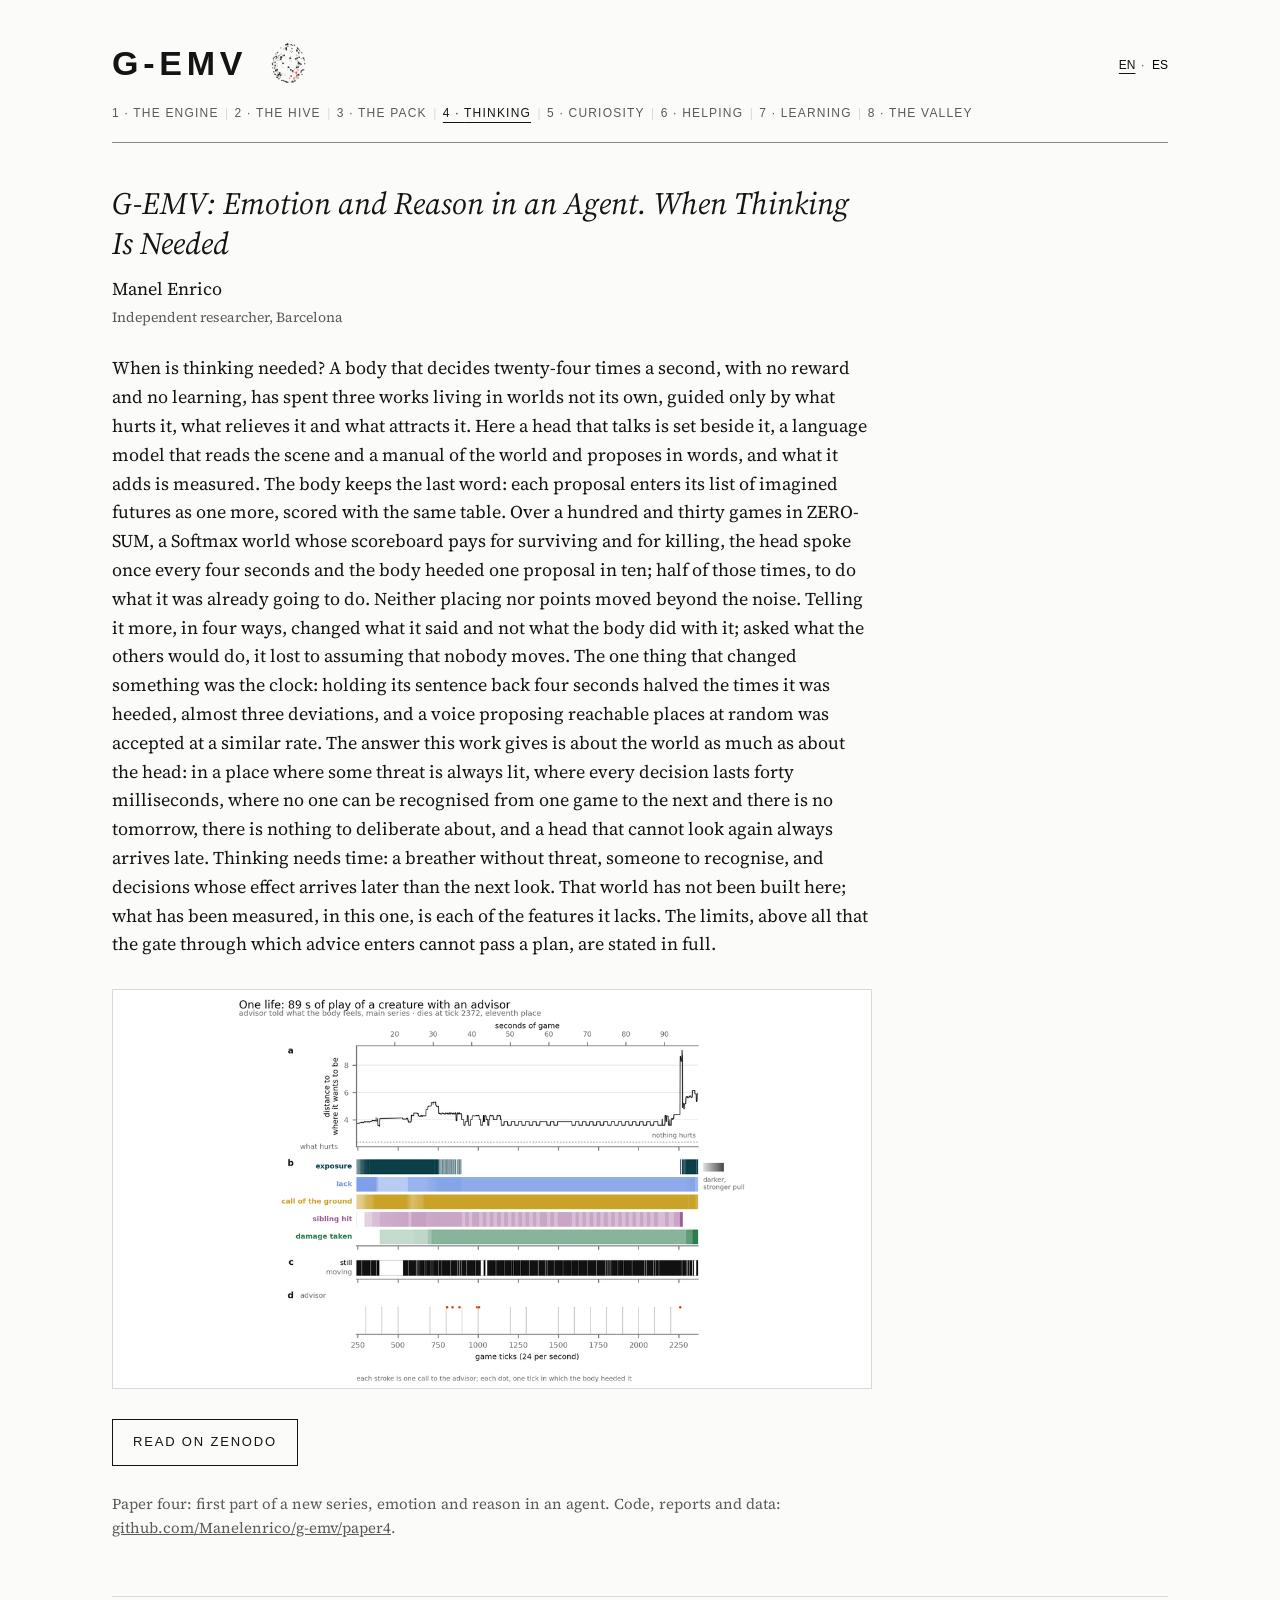
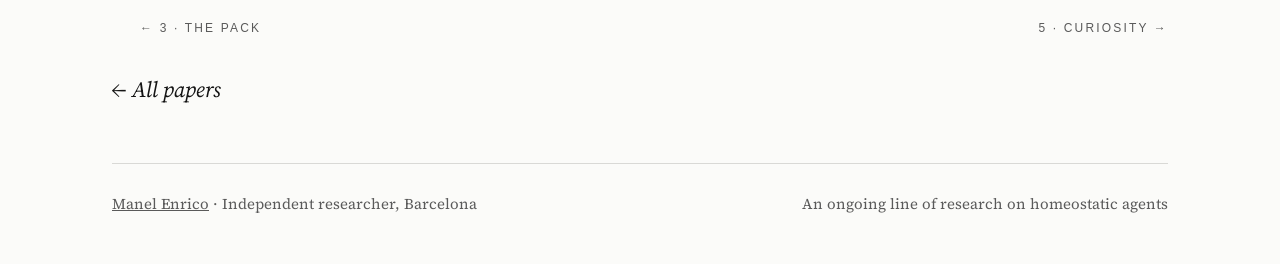
<file: thinking/index.html>
<!DOCTYPE html>
<html lang="en">
<head>
<meta charset="utf-8">
<meta name="viewport" content="width=device-width, initial-scale=1">
<link rel="icon" href="../favicon.svg" type="image/svg+xml">
<link rel="icon" href="../favicon-32.png" sizes="32x32" type="image/png">
<link rel="icon" href="../favicon-16.png" sizes="16x16" type="image/png">
<link rel="apple-touch-icon" href="../apple-touch-icon.png">
<title>G-EMV: Emotion and Reason in an Agent. When Thinking Is Needed</title>
<link rel="canonical" href="https://doi.org/10.5281/zenodo.22844274">

<meta property="og:type" content="article">
<meta property="og:site_name" content="G-EMV papers">
<meta property="og:title" content="G-EMV: Emotion and Reason in an Agent. When Thinking Is Needed">
<meta property="og:description" content="When is thinking needed? A body that decides twenty-four times a second, with no reward and no learning, has spent three works living in worlds not its own, guided only by what hurts it, what relieves it and what attracts it. Here a head that talks is set beside it, a language model that reads the scene and a manual of the world and proposes in words, and what it adds is measured.">
<meta property="og:image" content="https://manelenrico.com/img/thinking-card.png">
<meta property="og:image:width" content="1200">
<meta property="og:image:height" content="630">
<meta property="og:image:alt" content="One life of the creature with an advisor, tick by tick: the distance to where it wants to be, the five rows of the table that pulled most, the action chosen at each tick, and at the foot the seventeen consultations of the advisor and the six ticks in which the body heeded it.">
<meta property="og:url" content="https://manelenrico.com/thinking/">

<meta name="twitter:card" content="summary_large_image">
<meta name="twitter:title" content="G-EMV: Emotion and Reason in an Agent. When Thinking Is Needed">
<meta name="twitter:description" content="When is thinking needed? A body that decides twenty-four times a second, with no reward and no learning, has spent three works living in worlds not its own, guided only by what hurts it, what relieves it and what attracts it. Here a head that talks is set beside it, a language model that reads the scene and a manual of the world and proposes in words, and what it adds is measured.">
<meta name="twitter:image" content="https://manelenrico.com/img/thinking-card.png">

<link rel="preconnect" href="https://fonts.googleapis.com">
<link rel="preconnect" href="https://fonts.gstatic.com" crossorigin>
<link href="https://fonts.googleapis.com/css2?family=Source+Serif+4:ital,opsz,wght@0,8..60,400;0,8..60,600;1,8..60,400&display=swap" rel="stylesheet">
<link rel="stylesheet" href="../css/site.css">
</head>
<body>
<div class="wrap">
<header class="head-paper">
  <a class="mark" href="../">G-EMV</a>
  <canvas id="sphere-mini" class="mini" aria-label="A small breathing sphere of points"></canvas>
  <nav><a><button class="lang" data-l="en">EN</button> · <button class="lang" data-l="es">ES</button></a></nav>
</header>
<nav class="crumbs"><a href="../engine/">1 &middot; <span class="en">The engine</span><span class="es">El motor</span></a><span class="bar">|</span><a href="../hive/">2 &middot; <span class="en">The Hive</span><span class="es">La colmena</span></a><span class="bar">|</span><a href="../pack/">3 &middot; <span class="en">The Pack</span><span class="es">La manada</span></a><span class="bar">|</span><span class="here">4 &middot; <span class="en">Thinking</span><span class="es">Pensar</span></span><span class="bar">|</span><a href="../curiosity/">5 &middot; <span class="en">Curiosity</span><span class="es">Curiosidad</span></a><span class="bar">|</span><a href="../helping/">6 &middot; <span class="en">Helping</span><span class="es">Ayudar</span></a><span class="bar">|</span><a href="../learning/">7 &middot; <span class="en">Learning</span><span class="es">Aprender</span></a><span class="bar">|</span><a href="../valley/">8 &middot; <span class="en">The Valley</span><span class="es">El valle</span></a></nav>
<article>
<h1><span class="en">G-EMV: Emotion and Reason in an Agent. When Thinking Is Needed</span><span class="es">G-EMV: emoción y razón en un agente. Cuándo hace falta pensar</span></h1>
<p class="byline"><a href="https://orcid.org/0009-0008-1732-6310">Manel Enrico</a></p>
<p class="affil"><span class="en">Independent researcher, Barcelona</span><span class="es">Investigador independiente, Barcelona</span></p>
<p class="lede en">When is thinking needed? A body that decides twenty-four times a second, with no reward and no learning, has spent three works living in worlds not its own, guided only by what hurts it, what relieves it and what attracts it. Here a head that talks is set beside it, a language model that reads the scene and a manual of the world and proposes in words, and what it adds is measured. The body keeps the last word: each proposal enters its list of imagined futures as one more, scored with the same table. Over a hundred and thirty games in ZERO-SUM, a Softmax world whose scoreboard pays for surviving and for killing, the head spoke once every four seconds and the body heeded one proposal in ten; half of those times, to do what it was already going to do. Neither placing nor points moved beyond the noise. Telling it more, in four ways, changed what it said and not what the body did with it; asked what the others would do, it lost to assuming that nobody moves. The one thing that changed something was the clock: holding its sentence back four seconds halved the times it was heeded, almost three deviations, and a voice proposing reachable places at random was accepted at a similar rate. The answer this work gives is about the world as much as about the head: in a place where some threat is always lit, where every decision lasts forty milliseconds, where no one can be recognised from one game to the next and there is no tomorrow, there is nothing to deliberate about, and a head that cannot look again always arrives late. Thinking needs time: a breather without threat, someone to recognise, and decisions whose effect arrives later than the next look. That world has not been built here; what has been measured, in this one, is each of the features it lacks. The limits, above all that the gate through which advice enters cannot pass a plan, are stated in full.</p><p class="lede es">¿Cuándo hace falta pensar? Un cuerpo que decide veinticuatro veces por
segundo, sin recompensa ni aprendizaje, lleva tres trabajos viviendo
en mundos ajenos guiado solo por lo que le duele, lo que le alivia y
lo que le atrae. Aquí se le pone al lado una cabeza que habla, un
modelo de lenguaje que lee la escena y un manual del mundo y propone
en palabras, y se mide qué le añade. El cuerpo conserva la última
palabra: cada propuesta entra en su lista de futuros imaginados como
una más, puntuada con la misma tabla. En ciento treinta partidas de
ZERO-SUM, un mundo de Softmax cuyo marcador paga por sobrevivir y por
matar, la cabeza habló una vez cada cuatro segundos y el cuerpo le
hizo caso en una propuesta de cada diez; la mitad de esas veces, para
hacer lo que ya iba a hacer. Ni el puesto ni los puntos se movieron
más allá del ruido. Contarle más, de cuatro maneras, cambió lo que
decía y no lo que el cuerpo hacía con ello; preguntada por lo que
harían los demás, perdió contra suponer que nadie se mueve. Lo único
que cambió algo fue el reloj: retener su frase cuatro segundos redujo
a la mitad las veces en que se le hizo caso, casi tres desviaciones,
y una voz que propone sitios alcanzables al azar fue aceptada a una
tasa parecida. La respuesta que este trabajo da es sobre el mundo
tanto como sobre la cabeza: en un sitio donde siempre hay una amenaza
encendida, donde cada decisión dura cuarenta milisegundos, donde nadie
se reconoce de una partida a otra y no hay mañana, no hay nada sobre
lo que deliberar, y una cabeza que no puede volver a mirar llega
siempre tarde. Pensar necesita tiempo: un respiro sin amenaza, alguien
a quien reconocer, y decisiones cuyo efecto llegue más tarde que la
siguiente mirada. Ese mundo no se ha construido aquí; se ha medido, en
este, cada uno de los rasgos que le faltan. Los límites, sobre todo
que la puerta por la que entra el consejo no deja pasar un plan, se
declaran enteros.</p>
<img src="../img/thinking-card.png" alt="One life of the creature with an advisor, tick by tick: the distance to where it wants to be, the five rows of the table that pulled most, the action chosen at each tick, and at the foot the seventeen consultations of the advisor and the six ticks in which the body heeded it.">
<p class="ctas"><a class="cta" href="https://doi.org/10.5281/zenodo.22844274"><span class="en">Read on Zenodo</span><span class="es">Leer en Zenodo</span></a><a class="cta es" href="https://github.com/Manelenrico/g-emv/blob/main/paper4/GEMV_paper4_ES.pdf">Leer en español (PDF)</a></p>
<p class="note en">Paper four: first part of a new series, emotion and reason in an agent. Code, reports and data: <a href="https://github.com/Manelenrico/g-emv/tree/main/paper4">github.com/Manelenrico/g-emv/paper4</a>.</p><p class="note es">Trabajo cuatro: primera parte de una serie nueva, emoción y razón en un agente. Código, informes y datos: <a href="https://github.com/Manelenrico/g-emv/tree/main/paper4">github.com/Manelenrico/g-emv/paper4</a>.</p>
</article>
<nav class="pager"><a class="prev" href="../pack/">&larr; 3 &middot; <span class="en">The Pack</span><span class="es">La manada</span></a><a class="next" href="../curiosity/">5 &middot; <span class="en">Curiosity</span><span class="es">Curiosidad</span> &rarr;</a></nav>
<p class="all"><a href="../">&larr; <span class="en">All papers</span><span class="es">Todos los trabajos</span></a></p>
<footer>
  <span><a href="https://orcid.org/0009-0008-1732-6310">Manel Enrico</a> · <span class="en">Independent researcher, Barcelona</span><span class="es">Investigador independiente, Barcelona</span></span>
  <span><span class="en">An ongoing line of research on homeostatic agents</span><span class="es">Una línea de investigación sobre agentes homeostáticos, en marcha</span></span>
</footer>
</div>
<script>
(function () {
  function setLang(l) {
    document.body.classList.toggle('es', l === 'es');
    document.documentElement.lang = l;
    document.querySelectorAll('.lang').forEach(b => b.classList.toggle('on', b.dataset.l === l));
    try { localStorage.setItem('gemv-lang', l); } catch (e) {}
  }
  let l = 'en';
  try { l = localStorage.getItem('gemv-lang') || ((navigator.language || '').startsWith('es') ? 'es' : 'en'); } catch (e) {}
  setLang(l);
  document.querySelectorAll('.lang').forEach(b => b.addEventListener('click', () => setLang(b.dataset.l)));
})();
</script>
<script src="../js/sphere.js"></script>
<script data-goatcounter="https://gemv.goatcounter.com/count" async src="//gc.zgo.at/count.js"></script>
</body>
</html>
</file>
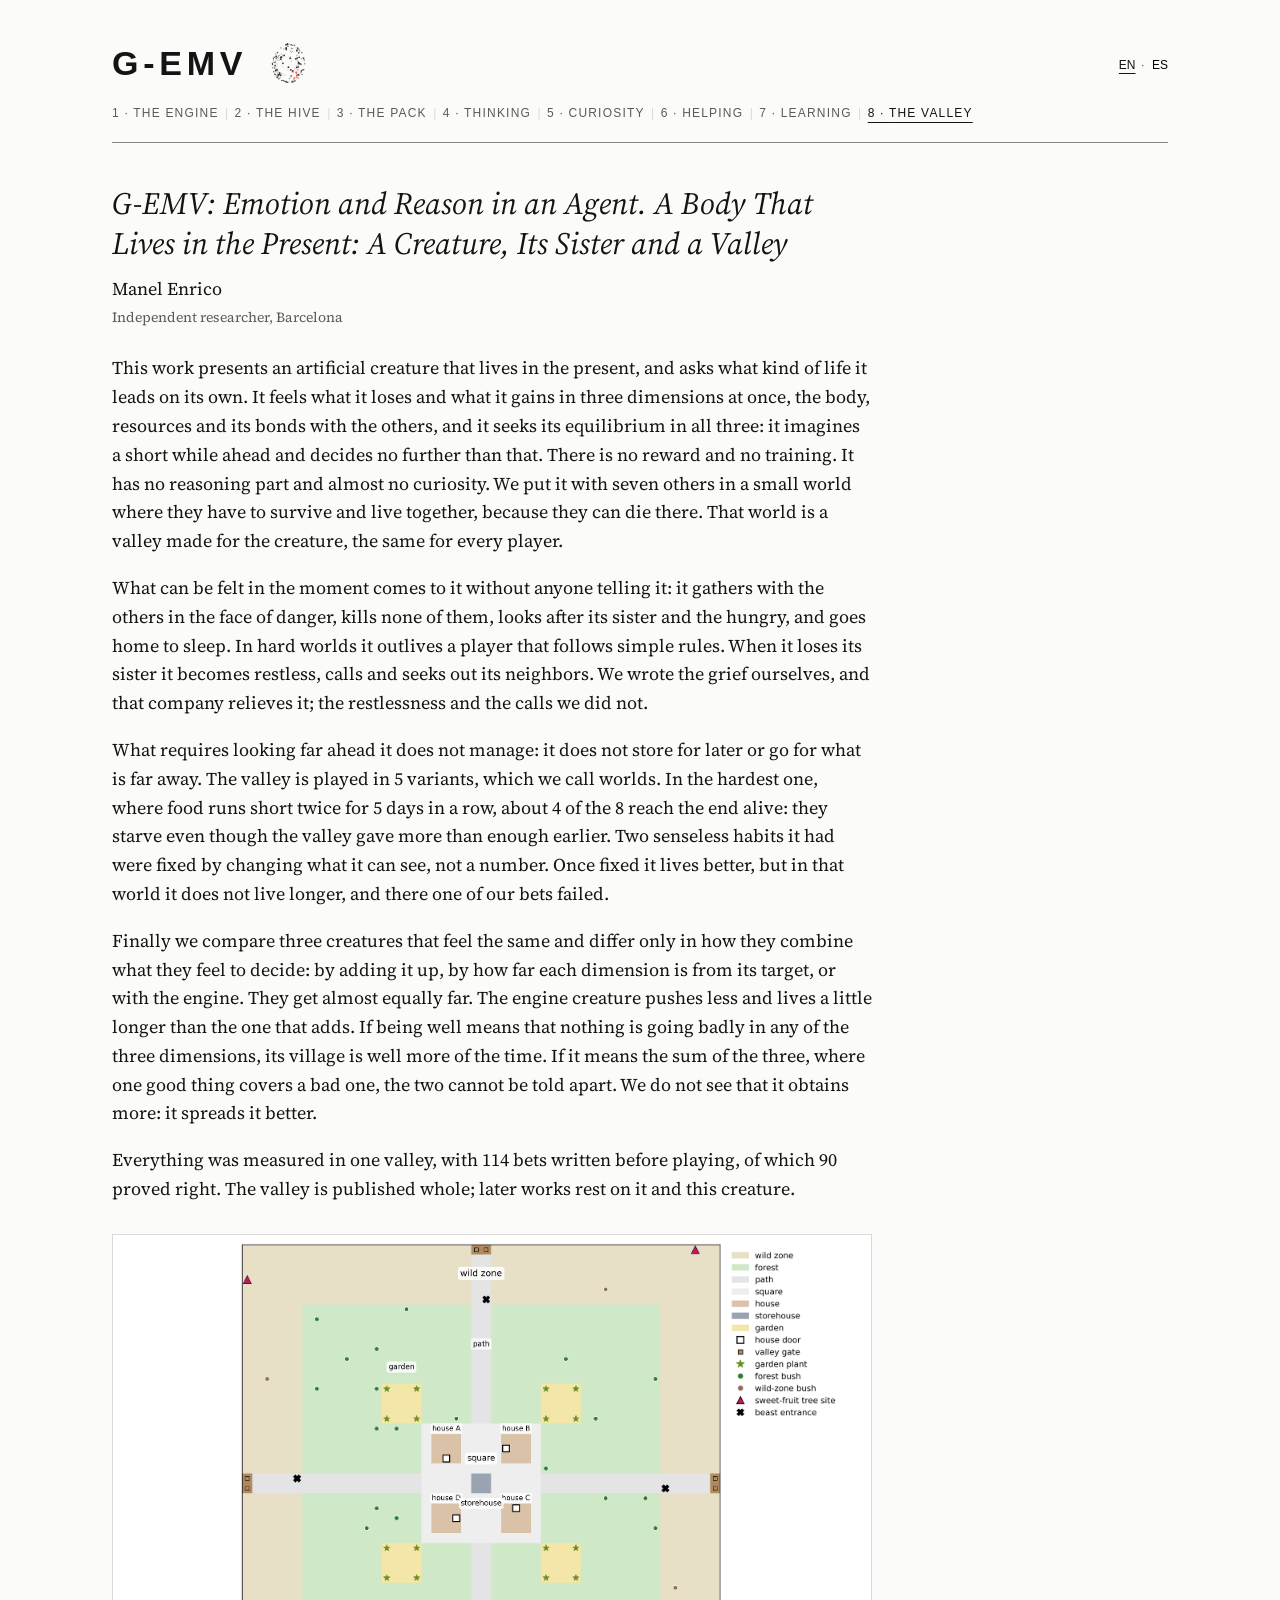
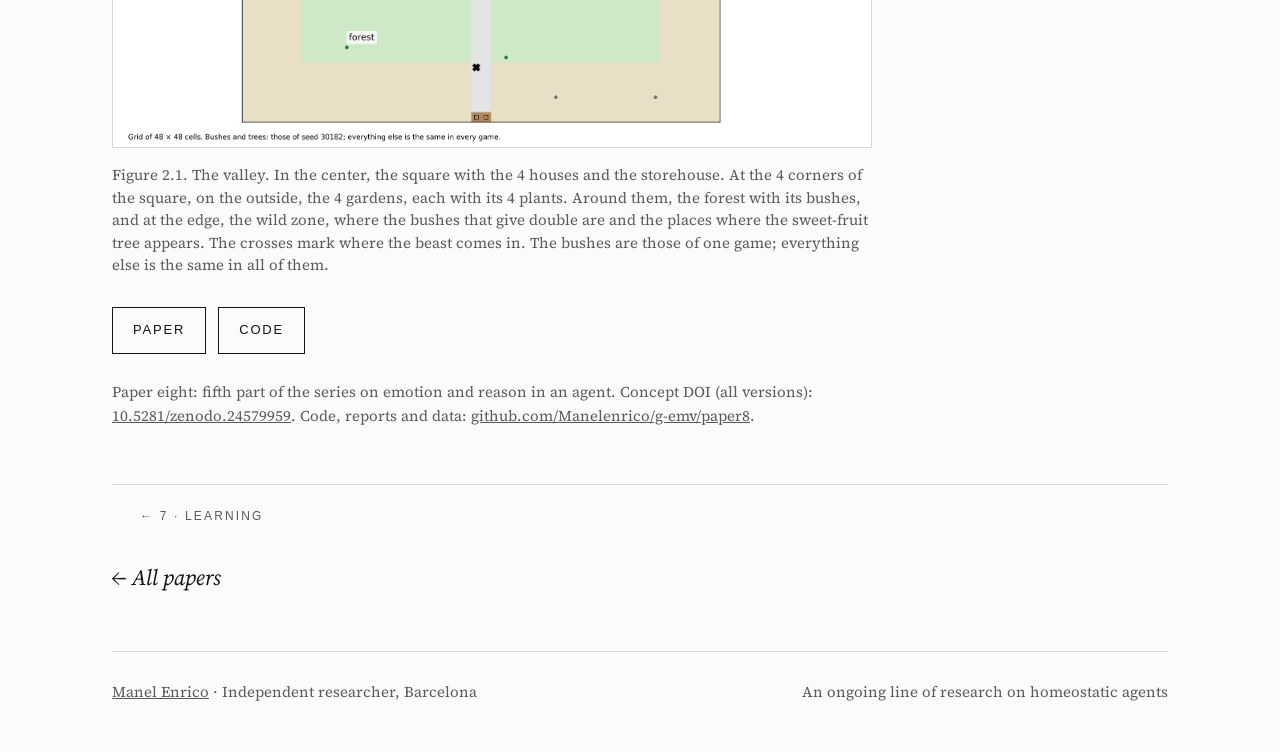
<file: valley/index.html>
<!DOCTYPE html>
<html lang="en">
<head>
<meta charset="utf-8">
<meta name="viewport" content="width=device-width, initial-scale=1">
<link rel="icon" href="../favicon.svg" type="image/svg+xml">
<link rel="icon" href="../favicon-32.png" sizes="32x32" type="image/png">
<link rel="icon" href="../favicon-16.png" sizes="16x16" type="image/png">
<link rel="apple-touch-icon" href="../apple-touch-icon.png">
<title>G-EMV: Emotion and Reason in an Agent. A Body That Lives in the Present: A Creature, Its Sister and a Valley</title>
<link rel="canonical" href="https://doi.org/10.5281/zenodo.24579960">

<meta name="author" content="Manel Enrico">
<meta property="article:published_time" content="2026-11-27">
<meta property="og:type" content="article">
<meta property="og:site_name" content="G-EMV papers">
<meta property="og:title" content="A Body That Lives in the Present: A Creature, Its Sister and a Valley">
<meta property="og:description" content="A creature that lives in the present, with no reward and no training, among seven others in a valley where they can die: what such a body does on its own, and where that ends. Manel Enrico, 2026.">
<meta property="og:image" content="https://manelenrico.com/valley/valley-card.png">
<meta property="og:image:width" content="1200">
<meta property="og:image:height" content="630">
<meta property="og:image:alt" content="The valley: in the center, the square with the 4 houses and the storehouse; around it, the 4 gardens, the forest with its bushes and, at the edge, the wild zone.">
<meta property="og:url" content="https://manelenrico.com/valley/">

<meta name="twitter:card" content="summary_large_image">
<meta name="twitter:title" content="A Body That Lives in the Present: A Creature, Its Sister and a Valley">
<meta name="twitter:description" content="A creature that lives in the present, with no reward and no training, among seven others in a valley where they can die: what such a body does on its own, and where that ends. Manel Enrico, 2026.">
<meta name="twitter:image" content="https://manelenrico.com/valley/valley-card.png">

<link rel="preconnect" href="https://fonts.googleapis.com">
<link rel="preconnect" href="https://fonts.gstatic.com" crossorigin>
<link href="https://fonts.googleapis.com/css2?family=Source+Serif+4:ital,opsz,wght@0,8..60,400;0,8..60,600;1,8..60,400&display=swap" rel="stylesheet">
<link rel="stylesheet" href="../css/site.css">
</head>
<body>
<div class="wrap">
<header class="head-paper">
  <a class="mark" href="../">G-EMV</a>
  <canvas id="sphere-mini" class="mini" aria-label="A small breathing sphere of points"></canvas>
  <nav><a><button class="lang" data-l="en">EN</button> · <button class="lang" data-l="es">ES</button></a></nav>
</header>
<nav class="crumbs"><a href="../engine/">1 &middot; <span class="en">The engine</span><span class="es">El motor</span></a><span class="bar">|</span><a href="../hive/">2 &middot; <span class="en">The Hive</span><span class="es">La colmena</span></a><span class="bar">|</span><a href="../pack/">3 &middot; <span class="en">The Pack</span><span class="es">La manada</span></a><span class="bar">|</span><a href="../thinking/">4 &middot; <span class="en">Thinking</span><span class="es">Pensar</span></a><span class="bar">|</span><a href="../curiosity/">5 &middot; <span class="en">Curiosity</span><span class="es">Curiosidad</span></a><span class="bar">|</span><a href="../helping/">6 &middot; <span class="en">Helping</span><span class="es">Ayudar</span></a><span class="bar">|</span><a href="../learning/">7 &middot; <span class="en">Learning</span><span class="es">Aprender</span></a><span class="bar">|</span><span class="here">8 &middot; <span class="en">The Valley</span><span class="es">El valle</span></span></nav>
<article>
<h1><span class="en">G-EMV: Emotion and Reason in an Agent. A Body That Lives in the Present: A Creature, Its Sister and a Valley</span><span class="es">G-EMV: emoción y razón en un agente. Un cuerpo que vive el presente: una criatura, su hermana y un valle</span></h1>
<p class="byline"><a href="https://orcid.org/0009-0008-1732-6310">Manel Enrico</a></p>
<p class="affil"><span class="en">Independent researcher, Barcelona</span><span class="es">Investigador independiente, Barcelona</span></p>
<p class="lede en">This work presents an artificial creature that lives in the present, and asks what kind of life it leads on its own. It feels what it loses and what it gains in three dimensions at once, the body, resources and its bonds with the others, and it seeks its equilibrium in all three: it imagines a short while ahead and decides no further than that. There is no reward and no training. It has no reasoning part and almost no curiosity. We put it with seven others in a small world where they have to survive and live together, because they can die there. That world is a valley made for the creature, the same for every player.</p><p class="lede es">Este trabajo presenta una criatura artificial que vive el presente, y pregunta qué vida hace sola. Siente lo que pierde y lo que gana en tres dimensiones a la vez, el cuerpo, los recursos y los vínculos con las otras, y busca su equilibrio en las tres: imagina un rato y decide para ese rato. No hay recompensa ni entrenamiento, no tiene razón y casi no tiene curiosidad. La ponemos con otras siete en un mundo pequeño donde hay que sobrevivir y convivir, porque en él se puede morir. El mundo es un valle hecho para ella, y es el mismo para todos los jugadores.</p><p class="en">What can be felt in the moment comes to it without anyone telling it: it gathers with the others in the face of danger, kills none of them, looks after its sister and the hungry, and goes home to sleep. In hard worlds it outlives a player that follows simple rules. When it loses its sister it becomes restless, calls and seeks out its neighbors. We wrote the grief ourselves, and that company relieves it; the restlessness and the calls we did not.</p><p class="es">Lo que se nota en el momento le sale sin que nadie se lo diga: se junta ante el peligro, no mata a ninguna de las otras, cuida de su hermana y de quien pasa hambre, y vuelve a casa a dormir. Cuando el mundo aprieta vive más que un jugador de reglas simples. Cuando pierde a su hermana anda inquieta, llama y busca a las vecinas. El duelo lo escribimos nosotros, y también que la compañía lo alivia; la inquietud y las llamadas, no.</p><p class="en">What requires looking far ahead it does not manage: it does not store for later or go for what is far away. The valley is played in 5 variants, which we call worlds. In the hardest one, where food runs short twice for 5 days in a row, about 4 of the 8 reach the end alive: they starve even though the valley gave more than enough earlier. Two senseless habits it had were fixed by changing what it can see, not a number. Once fixed it lives better, but in that world it does not live longer, and there one of our bets failed.</p><p class="es">Lo que pide mirar lejos no le sale: no guarda para después ni va a por lo que está lejos. El valle se juega en cinco variantes, que llamamos mundos. En la más dura, donde la comida escasea dos veces durante cinco días seguidos, de las ocho llegan vivas al final unas cuatro: mueren de hambre aunque el valle haya dado de sobra antes. Dos costumbres sin sentido que tenía se arreglaron cambiando lo que puede ver, no un número. Arreglada vive mejor, pero en ese mundo no vive más, y ahí falló una de nuestras apuestas.</p><p class="en">Finally we compare three creatures that feel the same and differ only in how they combine what they feel to decide: by adding it up, by how far each dimension is from its target, or with the engine. They get almost equally far. The engine creature pushes less and lives a little longer than the one that adds. If being well means that nothing is going badly in any of the three dimensions, its village is well more of the time. If it means the sum of the three, where one good thing covers a bad one, the two cannot be told apart. We do not see that it obtains more: it spreads it better.</p><p class="es">Por último comparamos tres criaturas que sienten lo mismo y solo se diferencian en cómo juntan lo que sienten para decidir: sumándolo, mirando lo lejos que queda cada dimensión de su meta, o con el motor. Llegan casi igual de lejos. La del motor se empuja menos y vive un poco más que la que suma. Si estar bien es que no le vaya mal en ninguna de las tres dimensiones, su aldea está bien más tiempo. Si es la suma de las tres, donde una cosa buena tapa una mala, las dos no se distinguen. No vemos que consiga más: lo reparte mejor.</p><p class="en">Everything was measured in one valley, with 114 bets written before playing, of which 90 proved right. The valley is published whole; later works rest on it and this creature.</p><p class="es">Todo se midió en un solo valle, con 114 apuestas escritas antes de jugar, de las que se cumplieron 90. El valle se publica entero, y sobre él y sobre esta criatura se apoyan los trabajos que siguen.</p>
<img class="en" src="fig1_valle_en.png" alt="The valley. In the center, the square with the 4 houses and the storehouse. At the 4 corners of the square, on the outside, the 4 gardens, each with its 4 plants. Around them, the forest with its bushes, and at the edge, the wild zone, where the bushes that give double are and the places where the sweet-fruit tree appears. The crosses mark where the beast comes in. The bushes are those of one game; everything else is the same in all of them."><img class="es" src="fig1_valle_es.png" alt="El valle. En el centro, la plaza con las cuatro casas y el almacén. En las cuatro esquinas de la plaza, por fuera, los cuatro huertos, cada uno con sus cuatro plantas. Alrededor, el bosque con sus matorrales, y en el borde, la zona salvaje, donde están los matorrales que dan el doble y los sitios donde aparece el árbol de fruta dulce. Las cruces marcan por dónde entra la bestia. Los matorrales son los de una partida; lo demás es igual en todas.">
<p class="cap en">Figure 2.1. The valley. In the center, the square with the 4 houses and the storehouse. At the 4 corners of the square, on the outside, the 4 gardens, each with its 4 plants. Around them, the forest with its bushes, and at the edge, the wild zone, where the bushes that give double are and the places where the sweet-fruit tree appears. The crosses mark where the beast comes in. The bushes are those of one game; everything else is the same in all of them.</p><p class="cap es">Figura 2.1. El valle. En el centro, la plaza con las cuatro casas y el almacén. En las cuatro esquinas de la plaza, por fuera, los cuatro huertos, cada uno con sus cuatro plantas. Alrededor, el bosque con sus matorrales, y en el borde, la zona salvaje, donde están los matorrales que dan el doble y los sitios donde aparece el árbol de fruta dulce. Las cruces marcan por dónde entra la bestia. Los matorrales son los de una partida; lo demás es igual en todas.</p>
<p class="ctas"><a class="cta" href="https://doi.org/10.5281/zenodo.24579960"><span class="en">Paper</span><span class="es">Artículo</span></a><a class="cta" href="https://github.com/Manelenrico/g-emv/tree/main/paper8"><span class="en">Code</span><span class="es">Código</span></a><a class="cta es" href="https://github.com/Manelenrico/g-emv/blob/main/paper8/GEMV_paper8_ES.pdf">Leer en español (PDF)</a></p>
<p class="note en">Paper eight: fifth part of the series on emotion and reason in an agent. Concept DOI (all versions): <a href="https://doi.org/10.5281/zenodo.24579959">10.5281/zenodo.24579959</a>. Code, reports and data: <a href="https://github.com/Manelenrico/g-emv/tree/main/paper8">github.com/Manelenrico/g-emv/paper8</a>.</p><p class="note es">Trabajo ocho: quinta parte de la serie sobre emoción y razón en un agente. DOI de concepto (todas las versiones): <a href="https://doi.org/10.5281/zenodo.24579959">10.5281/zenodo.24579959</a>. Código, informes y datos: <a href="https://github.com/Manelenrico/g-emv/tree/main/paper8">github.com/Manelenrico/g-emv/paper8</a>.</p>
</article>
<nav class="pager"><a class="prev" href="../learning/">&larr; 7 &middot; <span class="en">Learning</span><span class="es">Aprender</span></a></nav>
<p class="all"><a href="../">&larr; <span class="en">All papers</span><span class="es">Todos los trabajos</span></a></p>
<footer>
  <span><a href="https://orcid.org/0009-0008-1732-6310">Manel Enrico</a> · <span class="en">Independent researcher, Barcelona</span><span class="es">Investigador independiente, Barcelona</span></span>
  <span><span class="en">An ongoing line of research on homeostatic agents</span><span class="es">Una línea de investigación sobre agentes homeostáticos, en marcha</span></span>
</footer>
</div>
<script>
(function () {
  function setLang(l) {
    document.body.classList.toggle('es', l === 'es');
    document.documentElement.lang = l;
    document.querySelectorAll('.lang').forEach(b => b.classList.toggle('on', b.dataset.l === l));
    try { localStorage.setItem('gemv-lang', l); } catch (e) {}
  }
  let l = 'en';
  try { l = localStorage.getItem('gemv-lang') || ((navigator.language || '').startsWith('es') ? 'es' : 'en'); } catch (e) {}
  setLang(l);
  document.querySelectorAll('.lang').forEach(b => b.addEventListener('click', () => setLang(b.dataset.l)));
})();
</script>
<script src="../js/sphere.js"></script>
<script data-goatcounter="https://gemv.goatcounter.com/count" async src="//gc.zgo.at/count.js"></script>
</body>
</html>
</file>
<file: css/site.css>
/* G-EMV papers: los estilos de la portada (index.html), sacados tal cual, y el marco de las paginas de cada paper. */
  :root { --ink:#141414; --soft:#5a5a5a; --line:#d9d9d6; --bg:#fbfbf9; }
  * { box-sizing:border-box; }
  body { margin:0; background:var(--bg); color:var(--ink);
         font-family:"Source Serif 4", Georgia, serif; font-size:18px; line-height:1.6; }
  a { color:inherit; }
  .wrap { max-width:1120px; margin:0 auto; padding:0 32px; }
  header { display:flex; justify-content:space-between; align-items:center; padding:36px 0 20px; }
  .mark { font-family:-apple-system, "Helvetica Neue", Arial, sans-serif; font-weight:600;
          font-size:34px; letter-spacing:.14em; text-decoration:none; }
  nav a { font-family:-apple-system, "Helvetica Neue", Arial, sans-serif; font-size:12px;
          letter-spacing:.18em; text-transform:uppercase; text-decoration:none; margin-left:28px; color:var(--soft); }
  nav a:hover { color:var(--ink); }
  .hero { display:grid; grid-template-columns: 1fr 1fr; gap:64px; align-items:center; padding:40px 0 64px; }
  .lead { font-style:italic; font-size:31px; line-height:1.3; margin:0 0 34px; font-weight:400; }
  hr { border:0; border-top:1px solid var(--ink); margin:0 0 30px; }
  h2 { font-style:italic; font-weight:400; font-size:23px; margin:0 0 14px; }
  p { margin:0 0 18px; }
  #sphere { width:100%; aspect-ratio:1/1; display:block; }
  .papers { padding:24px 0 80px; }
  .papers > hr { margin-bottom:34px; }
  .paper { display:grid; grid-template-columns: 70px 1fr auto; gap:24px; padding:26px 0;
           border-bottom:1px solid var(--line); text-decoration:none; }
  .paper:hover .t { text-decoration:underline; text-underline-offset:4px; }
  .num { font-family:-apple-system, "Helvetica Neue", Arial, sans-serif; font-size:13px;
         letter-spacing:.14em; color:var(--soft); padding-top:6px; }
  .t { font-style:italic; font-size:22px; line-height:1.35; }
  .s { color:var(--soft); font-size:16px; margin-top:6px; }
  .doi { font-family:-apple-system, "Helvetica Neue", Arial, sans-serif; font-size:12px;
         letter-spacing:.06em; color:var(--soft); padding-top:8px; white-space:nowrap; }
  body.es .en, body:not(.es) .es { display:none; }
  .lang { cursor:pointer; background:none; border:0; padding:0; font:inherit; }
  .lang.on { color:var(--ink); text-decoration:underline; text-underline-offset:4px; }
  footer { border-top:1px solid var(--line); padding:28px 0 48px; color:var(--soft); font-size:15px;
           display:flex; justify-content:space-between; flex-wrap:wrap; gap:12px; }
  @media (max-width: 820px) {
    .wrap { padding:0 16px; }
    .hero { grid-template-columns:1fr; gap:24px; padding-top:16px; }
    .hero .viz { order:-1; max-width:420px; margin:0 auto; width:100%; }
    .lead { font-size:25px; }
    nav a { margin-left:14px; }
    .mark { font-size:26px; }
    .paper { grid-template-columns: 1fr; gap:6px; }
    .doi { padding-top:0; }
  }

/* ── las paginas de cada paper (WEB-48): el mismo marco que la portada ── */
.head-paper { display:flex; justify-content:flex-start; align-items:center; gap:18px; padding:36px 0 14px; }
.head-paper .mark { display:inline-block; }
.mini { width:44px; height:44px; display:block; flex:0 0 44px; }
.crumbs { display:flex; flex-wrap:wrap; gap:8px 0; padding:0 0 18px; border-bottom:1px solid var(--ink); margin-bottom:40px;
          font-family:-apple-system, "Helvetica Neue", Arial, sans-serif; font-size:12px; letter-spacing:.14em; text-transform:uppercase; }
.crumbs a, .crumbs .here { text-decoration:none; color:var(--soft); white-space:nowrap; }
.crumbs a:hover { color:var(--ink); }
.crumbs .here { color:var(--ink); text-decoration:underline; text-underline-offset:5px; }
.crumbs .bar { color:var(--line); padding:0 10px; }
/* WEB-66: ocho entradas en una línea desde ~1000 px. La barra se dibuja delante de cada entrada (::before) y la del principio de cada
   línea queda fuera del recorte (margin-left negativo + clip-path), así ninguna barra queda suelta al partir; las .bar del HTML no se ven. */
.crumbs { margin-left:-16px; clip-path:inset(0 0 0 16px); }
.crumbs .bar { display:none; }
.crumbs a, .crumbs .here { margin-left:0; letter-spacing:.1em; }
.crumbs a::before, .crumbs .here::before { content:"|"; display:inline-block; width:16px; text-align:center; color:var(--line); letter-spacing:0; }
article { max-width:760px; }
article h1 { font-style:italic; font-weight:400; font-size:31px; line-height:1.3; margin:0 0 26px; }
article p.lede { font-size:18px; line-height:1.6; margin:0 0 18px; }
article img { width:100%; height:auto; display:block; border:1px solid var(--line); margin:30px 0; }
article a.cta { display:inline-block; font-family:-apple-system, "Helvetica Neue", Arial, sans-serif; font-size:13px; letter-spacing:.14em;
                text-transform:uppercase; padding:12px 20px; border:1px solid var(--ink); text-decoration:none; color:var(--ink); }
article a.cta:hover { background:var(--ink); color:var(--bg); }
article p.note { color:var(--soft); font-size:15px; margin-top:26px; }
.pager { display:flex; justify-content:space-between; gap:16px; flex-wrap:wrap; border-top:1px solid var(--line); margin-top:56px; padding:22px 0 0;
         font-family:-apple-system, "Helvetica Neue", Arial, sans-serif; font-size:12px; letter-spacing:.14em; text-transform:uppercase; }
.pager a { text-decoration:none; color:var(--soft); }
.pager a:hover { color:var(--ink); }
.pager .next { margin-left:auto; text-align:right; }
p.all { margin:34px 0 56px; font-style:italic; font-size:22px; }
p.all a { text-decoration:none; }
p.all a:hover { text-decoration:underline; text-underline-offset:4px; }
@media (max-width: 820px) {
  .mini { width:36px; height:36px; flex-basis:36px; }
  .crumbs .bar { padding:0 7px; }
  article h1 { font-size:25px; }
}

/* ── autores (WEB-49): bajo el titulo de cada pagina y bajo cada titulo de la lista de la portada ── */
article h1:has(+ .byline) { margin-bottom:12px; }
article p.byline { font-size:18px; margin:0 0 2px; }
article p.byline a { text-decoration:none; }
article p.byline a:hover { text-decoration:underline; text-underline-offset:4px; }
article p.affil { color:var(--soft); font-size:14px; margin:0 0 26px; }
article p.ctas { display:flex; flex-wrap:wrap; gap:12px; }
.au { font-family:-apple-system, "Helvetica Neue", Arial, sans-serif; font-size:12px; letter-spacing:.06em; color:var(--soft); margin-top:5px; }

/* ── las dos lenguas en las paginas de cada paper (WEB-58) ── */
.head-paper nav { margin-left:auto; }
article p.ctas { display:flex; flex-wrap:wrap; gap:12px; }

/* ── la forma de las emociones (WEB-60): la pagina /shape/ (el enlace de la portada va en el <style> de index.html) ── */
article.essay p.byline { margin:0 0 30px; }

/* ── pie de figura (WEB-62): la figura de /learning/ lleva su pie del paper ── */
article p.cap { color:var(--soft); font-size:15px; line-height:1.5; margin:-14px 0 30px; }
</file>
